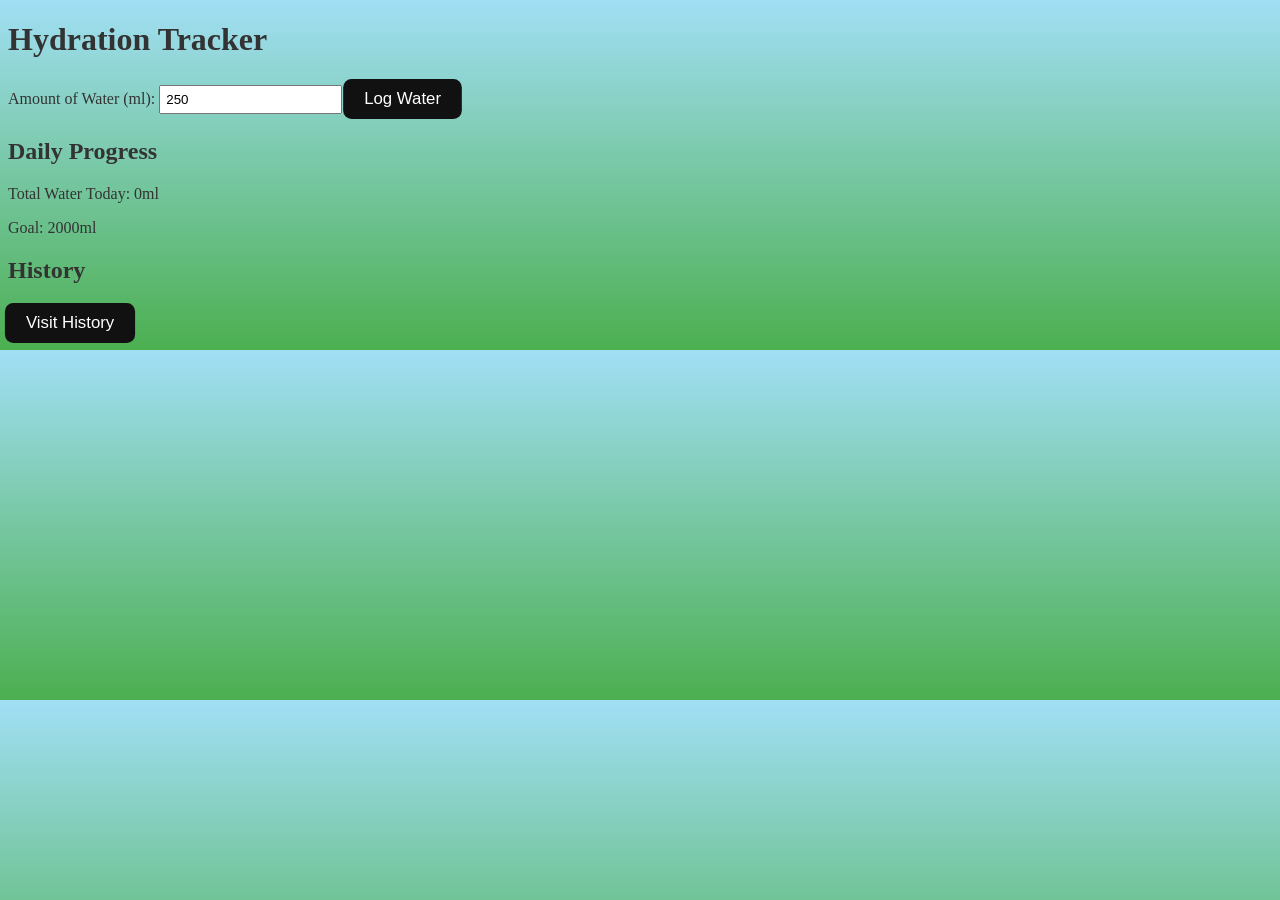
<file: index.html>
<!DOCTYPE html>
<html lang="en">
<head>
    <meta charset="UTF-8">
    <meta name="viewport" content="width=device-width, initial-scale=1.0">
    <title>Hydration Tracker</title>
    <link rel="stylesheet" href="styles.css">
</head>
<body>
    <h1>Hydration Tracker</h1>

    <!-- Water Input -->
    <label for="water">Amount of Water (ml):</label>
    <input type="number" id="water" value="250">
    <button 
    onclick="logWater()">Log Water
    <i class="fa fa-tint"></i> 
    </button>

    <!-- Daily Progress -->
    <h2>Daily Progress</h2>
    <p id="progress">Total Water Today: 0ml</p>
    <p id="goal">Goal: 2000ml</p>

    <!-- History -->
    <h2>History</h2>
    <div id="history"></div>

    <script src="app.js"></script>

    <a href="History.html" target="_blank"> 
        <button id="visitHistoryButton"> Visit History</button>
</a>
</body>
</html>
</file>
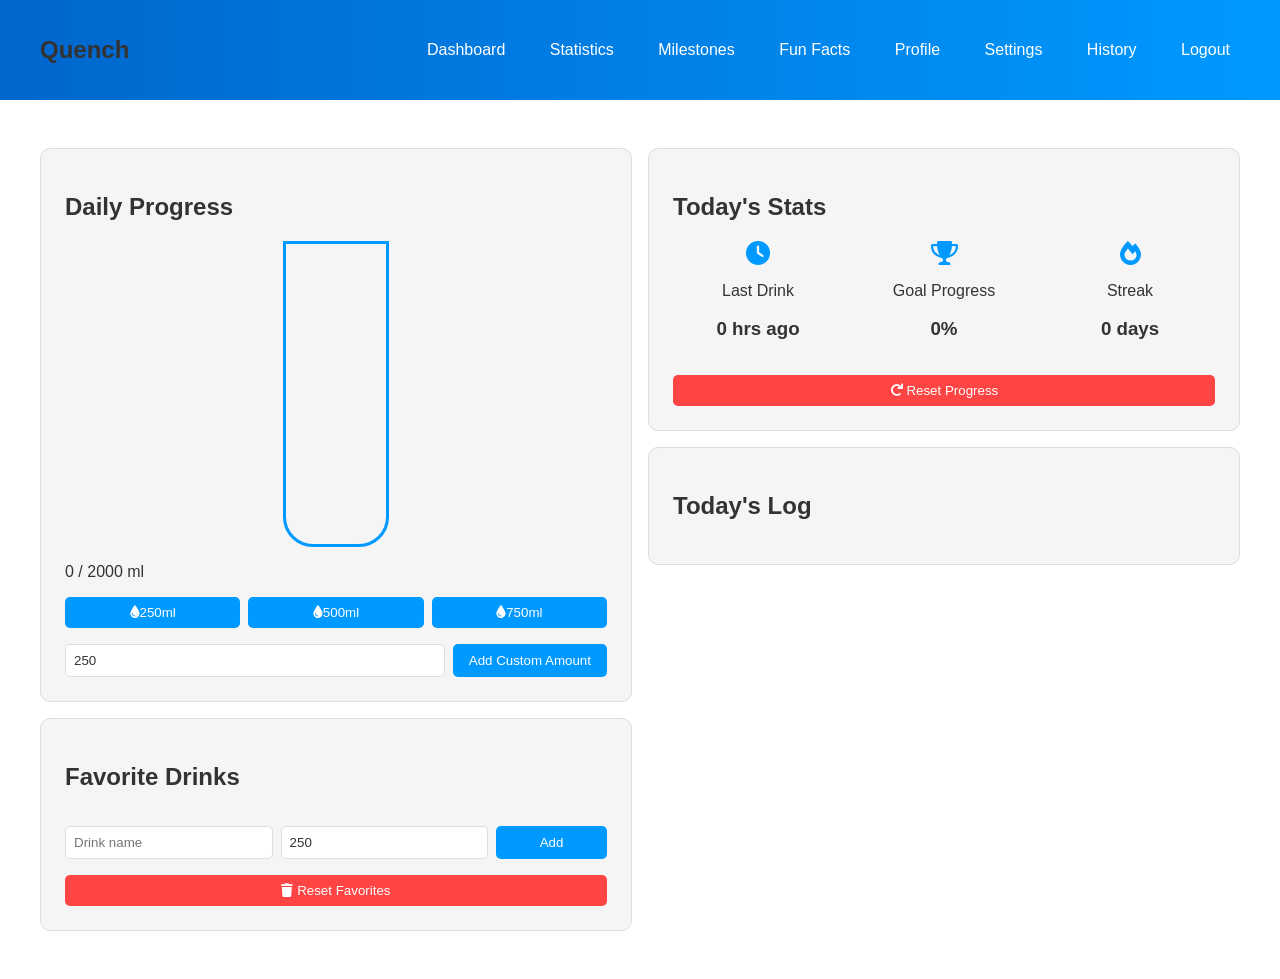
<file: Class/Class/index.html>
<!DOCTYPE html>
<html lang="en">
<head>
    <meta charset="UTF-8">
    <meta name="viewport" content="width=device-width, initial-scale=1.0">
    <title>Hydration Tracker Pro</title>
    <link href="https://cdnjs.cloudflare.com/ajax/libs/font-awesome/6.0.0/css/all.min.css" rel="stylesheet">
    <style>
        /* Dark mode and High Contrast mode variables */
        :root {
            --bg-color: #ffffff;
            --text-color: #333333;
            --card-bg: #f5f5f5;
            --border-color: #dddddd;
            --highlight-color: #0099ff;
            --button-color: #0099ff;
            --button-text: #ffffff;
        }

        .dark-mode {
            --bg-color: #1a1a1a;
            --text-color: #ffffff;
            --card-bg: #2d2d2d;
            --border-color: #444444;
            --highlight-color: #4da6ff;
            --button-color: #0077cc;
            --button-text: #ffffff;
        }

        .high-contrast {
            --bg-color: #000000;
            --text-color: #ffffff;
            --card-bg: #000000;
            --border-color: #ffffff;
            --highlight-color: #ffff00;
            --button-color: #ffffff;
            --button-text: #000000;
        }

        body {
            background-color: var(--bg-color);
            color: var(--text-color);
            font-family: Arial, sans-serif;
            margin: 0;
            transition: background-color 0.3s, color 0.3s;
        }

        nav {
            background: linear-gradient(to right, #0066cc, #0099ff);
            padding: 1rem;
        }

        .dark-mode nav, .high-contrast nav {
            background: #000000;
            border-bottom: 1px solid var(--border-color);
        }

        .nav-content {
            display: flex;
            justify-content: space-between;
            align-items: center;
            max-width: 1200px;
            margin: 0 auto;
        }

        .nav-links a {
            color: white;
            text-decoration: none;
            margin-left: 20px;
            padding: 5px 10px;
        }

        .high-contrast .nav-links a {
            color: var(--highlight-color);
            border: 1px solid var(--highlight-color);
            border-radius: 5px;
            margin-left: 10px;
        }

        .container {
            max-width: 1200px;
            margin: 2rem auto;
            padding: 1rem;
        }

        .dashboard-grid {
            display: grid;
            grid-template-columns: 1fr 1fr;
            gap: 1rem;
        }

        .left-column, .right-column {
            display: flex;
            flex-direction: column;
            gap: 1rem;
        }

        .tracking-card, .stats-card, .history-card, .favorites-card {
            background: var(--card-bg);
            border-radius: 10px;
            padding: 1.5rem;
            border: 1px solid var(--border-color);
        }

        .high-contrast .tracking-card, 
        .high-contrast .stats-card, 
        .high-contrast .history-card,
        .high-contrast .favorites-card {
            border: 2px solid var(--border-color);
        }

        .water-bottle {
            height: 300px;
            width: 100px;
            border: 3px solid var(--highlight-color);
            border-radius: 0 0 30px 30px;
            margin: 1rem auto;
            position: relative;
            overflow: hidden;
        }

        .water-fill {
            position: absolute;
            bottom: 0;
            width: 100%;
            background: linear-gradient(180deg, #99ccff, #66b3ff);
            transition: height 0.3s ease;
            height: 0%;
        }

        .high-contrast .water-fill {
            background: var(--highlight-color);
        }

        .quick-add {
            display: flex;
            gap: 0.5rem;
            margin: 1rem 0;
        }

        .quick-btn {
            flex: 1;
            background: var(--button-color);
            color: var(--button-text);
            border: none;
            padding: 0.5rem;
            border-radius: 5px;
            cursor: pointer;
        }

        .custom-input {
            display: flex;
            gap: 0.5rem;
            margin-top: 1rem;
        }

        .custom-input input {
            flex: 1;
            padding: 0.5rem;
            background-color: var(--bg-color);
            color: var(--text-color);
            border: 1px solid var(--border-color);
            border-radius: 5px;
        }

        .add-btn {
            background: var(--button-color);
            color: var(--button-text);
            border: none;
            padding: 0.5rem 1rem;
            border-radius: 5px;
            cursor: pointer;
        }

        .high-contrast .add-btn, 
        .high-contrast .quick-btn {
            border: 2px solid var(--highlight-color);
        }

        .stat-grid {
            display: grid;
            grid-template-columns: repeat(3, 1fr);
            gap: 1rem;
            text-align: center;
        }

        .stat-item i {
            font-size: 1.5rem;
            color: var(--highlight-color);
        }

        .history-list {
            max-height: 300px;
            overflow-y: auto;
        }

        .history-item {
            display: flex;
            justify-content: space-between;
            padding: 0.5rem;
            border-bottom: 1px solid var(--border-color);
        }

        /* Favorites section styles */
        .favorites-list {
            display: flex;
            flex-wrap: wrap;
            gap: 0.5rem;
            margin-top: 1rem;
        }

        .favorite-btn {
            display: flex;
            align-items: center;
            background: var(--button-color);
            color: var(--button-text);
            border: none;
            padding: 0.5rem 1rem;
            border-radius: 5px;
            cursor: pointer;
            font-size: 0.9rem;
        }

        .favorite-btn i {
            margin-right: 0.5rem;
        }

        .add-favorite {
            display: flex;
            gap: 0.5rem;
            margin-top: 1rem;
        }

        .add-favorite input {
            flex: 2;
            padding: 0.5rem;
            background-color: var(--bg-color);
            color: var(--text-color);
            border: 1px solid var(--border-color);
            border-radius: 5px;
        }

        .add-favorite button {
            flex: 1;
            background: var(--button-color);
            color: var(--button-text);
            border: none;
            padding: 0.5rem;
            border-radius: 5px;
            cursor: pointer;
        }

        /* Goal completion popup */
        .goal-popup {
            position: fixed;
            top: 50%;
            left: 50%;
            transform: translate(-50%, -50%);
            background: var(--card-bg);
            border: 2px solid var(--highlight-color);
            border-radius: 10px;
            padding: 2rem;
            z-index: 100;
            text-align: center;
            box-shadow: 0 0 20px rgba(0, 0, 0, 0.3);
            display: none;
        }

        .goal-popup h2 {
            color: var(--highlight-color);
            margin-top: 0;
        }

        .goal-popup button {
            background: var(--button-color);
            color: var(--button-text);
            border: none;
            padding: 0.5rem 1.5rem;
            border-radius: 5px;
            cursor: pointer;
            margin-top: 1rem;
            font-size: 1rem;
        }

        .popup-overlay {
            position: fixed;
            top: 0;
            left: 0;
            right: 0;
            bottom: 0;
            background: rgba(0, 0, 0, 0.5);
            z-index: 90;
            display: none;
        }

        /* Logout confirmation */
        .logout-confirm {
            position: fixed;
            bottom: 20px;
            right: 20px;
            background: var(--card-bg);
            border: 1px solid var(--border-color);
            border-radius: 5px;
            padding: 1rem;
            display: none;
            box-shadow: 0 2px 10px rgba(0, 0, 0, 0.2);
        }

        .logout-confirm p {
            margin-top: 0;
        }

        .logout-confirm .buttons {
            display: flex;
            gap: 0.5rem;
            justify-content: flex-end;
            margin-top: 1rem;
        }

        .logout-confirm button {
            padding: 0.5rem 1rem;
            border-radius: 5px;
            cursor: pointer;
        }

        .logout-confirm .confirm {
            background: #ff4444;
            color: white;
            border: none;
        }

        .logout-confirm .cancel {
            background: var(--bg-color);
            color: var(--text-color);
            border: 1px solid var(--border-color);
        }

        .high-contrast .logout-confirm .confirm {
            background: var(--highlight-color);
            color: #000000;
            border: 2px solid #ffffff;
        }

        .reset-btn {
            background: #ff4444;
            color: white;
            border: none;
            padding: 0.5rem 1rem;
            border-radius: 5px;
            cursor: pointer;
            margin-top: 1rem;
            width: 100%;
        }

        .high-contrast .reset-btn {
            background: #ff0000;
            color: #ffffff;
            border: 2px solid var(--border-color);
        }
    </style>
</head>
<body>
    <nav>
        <div class="nav-content">
            <h1>Quench</h1>
            <div class="nav-links">
                <a href="index.html" class="active">Dashboard</a>
                <a href="statistics.html">Statistics</a>
                <a href="milestone.html">Milestones</a>
                <a href="facts.html">Fun Facts</a>
                <a href="profile.html">Profile</a>
                <a href="settings.html">Settings</a>
                <a href="history.html">History</a>
                <a href="#" id="logout-btn">Logout</a>
            </div>
        </div>
    </nav>

    <div class="container">
        <div class="dashboard-grid">
            <div class="left-column">
                <div class="tracking-card">
                    <h2>Daily Progress</h2>
                    <div class="water-bottle">
                        <div class="water-fill" id="progress-fill"></div>
                    </div>
                    <p id="progress" class="progress-text">0 / 2000 ml</p>
                    
                    <div class="quick-add">
                        <button class="quick-btn">
                            <i class="fas fa-tint"></i>250ml
                        </button>
                        <button class="quick-btn">
                            <i class="fas fa-tint"></i>500ml
                        </button>
                        <button class="quick-btn">
                            <i class="fas fa-tint"></i>750ml
                        </button>
                    </div>

                    <div class="custom-input">
                        <input type="number" id="water" value="250" min="0" step="50">
                        <button class="add-btn">Add Custom Amount</button>
                    </div>
                </div>
                
                <div class="favorites-card">
                    <h2>Favorite Drinks</h2>
                    <div id="favorites-list" class="favorites-list">
                        <!-- Favorites will be added here dynamically -->
                    </div>
                    <div class="add-favorite">
                        <input type="text" id="favorite-name" placeholder="Drink name">
                        <input type="number" id="favorite-amount" placeholder="ml" min="0" step="50" value="250">
                        <button id="add-favorite-btn">Add</button>
                    </div>
                </div>
            </div>
            
            <div class="right-column">
                <div class="stats-card">
                    <h2>Today's Stats</h2>
                    <div class="stat-grid">
                        <div class="stat-item">
                            <i class="fas fa-clock"></i>
                            <p>Last Drink</p>
                            <h3 id="lastDrink">2 hrs ago</h3>
                        </div>
                        <div class="stat-item">
                            <i class="fas fa-trophy"></i>
                            <p>Goal Progress</p>
                            <h3 id="goalProgress">0%</h3>
                        </div>
                        <div class="stat-item">
                            <i class="fas fa-fire"></i>
                            <p>Streak</p>
                            <h3 id="currentStreak">0 days</h3>
                        </div>
                    </div>
                    <button class="reset-btn" id="reset-btn">
                        <i class="fas fa-redo"></i> Reset Progress
                    </button>
                </div>

                <div class="history-card">
                    <h2>Today's Log</h2>
                    <div id="history" class="history-list"></div>
                </div>
            </div>
        </div>
    </div>

    <!-- Goal completion popup -->
    <div class="popup-overlay" id="popup-overlay"></div>
    <div class="goal-popup" id="goal-popup">
        <i class="fas fa-trophy" style="font-size: 3rem; color: var(--highlight-color);"></i>
        <h2>Goal Completed!</h2>
        <p>Congratulations! You've reached your daily hydration goal.</p>
        <p>Keep up the good work!</p>
        <button id="close-popup">Continue</button>
    </div>

    <!-- Logout confirmation -->
    <div class="logout-confirm" id="logout-confirm">
        <p>Are you sure you want to logout?</p>
        <div class="buttons">
            <button class="cancel" id="cancel-logout">Cancel</button>
            <button class="confirm" id="confirm-logout">Logout</button>
        </div>
    </div>

    <script>
        document.addEventListener("DOMContentLoaded", () => {
            // Initialize state from localStorage
            let totalWater = parseInt(localStorage.getItem('todayWater') || '0');
            let goal = parseInt(localStorage.getItem('waterGoal')) || 2000;
            let goalReached = localStorage.getItem('goalReachedToday') === 'true';
            let favorites = JSON.parse(localStorage.getItem('favoriteDrinks') || '[]');
        
            // Initialize the UI with saved data
            updateProgress();
            loadTodayHistory();
            updateStreak();
            updateLastDrink();
            loadFavorites();
            
            // Setup automatic daily reset
            setupDailyReset();
        
            // Add reset button event listener
            document.getElementById('reset-btn').addEventListener('click', () => {
                if (confirm('Are you sure you want to reset today\'s progress? This cannot be undone.')) {
                    resetDailyProgress();
                }
            });
            
            // Add reset favorites button
            addResetFavoritesButton();
            
            // Function to set up automatic daily reset
            function setupDailyReset() {
                const checkForNewDay = () => {
                    const lastDate = localStorage.getItem('lastResetDate');
                    const today = new Date().toDateString();
                    
                    if (lastDate !== today) {
                        // Reset daily water intake
                        totalWater = 0;
                        localStorage.setItem('todayWater', '0');
                        localStorage.setItem('goalReachedToday', 'false');
                        goalReached = false;
                        
                        // Save today as the last reset date
                        localStorage.setItem('lastResetDate', today);
                        
                        // Update UI
                        updateProgress();
                        loadTodayHistory();
                        updateLastDrink();
                    }
                };
                
                // Check immediately and then every minute
                checkForNewDay();
                setInterval(checkForNewDay, 60000);
            }
            
            // Function to add reset favorites button
            function addResetFavoritesButton() {
                const favoritesCard = document.querySelector('.favorites-card');
                const resetBtn = document.createElement('button');
                resetBtn.className = 'reset-btn';
                resetBtn.innerHTML = '<i class="fas fa-trash"></i> Reset Favorites';
                resetBtn.style.cssText = `
                    background: #ff4444;
                    color: white;
                    border: none;
                    padding: 0.5rem 1rem;
                    border-radius: 5px;
                    cursor: pointer;
                    margin-top: 1rem;
                    width: 100%;
                `;
                resetBtn.addEventListener('click', resetFavorites);
                favoritesCard.appendChild(resetBtn);
            }
            
            // Function to reset favorites
            function resetFavorites() {
                if (confirm('Are you sure you want to clear all favorite drinks?')) {
                    favorites = [];
                    localStorage.setItem('favoriteDrinks', JSON.stringify(favorites));
                    loadFavorites();
                }
            }
        
            function resetDailyProgress() {
                totalWater = 0;
                localStorage.setItem('todayWater', '0');
                localStorage.setItem('goalReachedToday', 'false');
                goalReached = false;
                
                // Clear today's entries from history
                const history = JSON.parse(localStorage.getItem('waterHistory') || '[]');
                const today = new Date().toDateString();
                const filteredHistory = history.filter(entry => 
                    new Date(entry.timestamp).toDateString() !== today
                );
                localStorage.setItem('waterHistory', JSON.stringify(filteredHistory));
                
                // Update UI
                updateProgress();
                loadTodayHistory();
                updateStreak();
                
                // Reset last drink to 0 hrs ago
                document.getElementById('lastDrink').textContent = '0 hrs ago';
            }
        
            function updateProgress() {
                const percentage = Math.min((totalWater / goal) * 100, 100);
                document.getElementById('progress-fill').style.height = percentage + '%';
                document.getElementById('progress').textContent = `${totalWater} / ${goal} ml`;
                document.getElementById('goalProgress').textContent = `${Math.round(percentage)}%`;
        
                const fill = document.getElementById('progress-fill');
                if (percentage < 33) {
                    fill.style.background = 'linear-gradient(180deg, #ff9999, #ff6666)';
                } else if (percentage < 66) {
                    fill.style.background = 'linear-gradient(180deg, #99ccff, #66b3ff)';
                } else {
                    fill.style.background = 'linear-gradient(180deg, #99ff99, #66cc66)';
                }
        
                // Check if goal reached but not yet celebrated
                if (totalWater >= goal && !goalReached) {
                    showGoalPopup();
                    localStorage.setItem('goalReachedToday', 'true');
                    goalReached = true;
                }
        
                // Save current total
                localStorage.setItem('todayWater', totalWater.toString());
            }
        
            function addWater(amount) {
                totalWater += amount;
                updateProgress();
                addHistoryItem(amount);
                updateStreak();
                saveToHistory(amount);
                updateLastDrink();
            }
        
            function addHistoryItem(amount) {
                const now = new Date();
                const time = now.toLocaleTimeString([], { hour: '2-digit', minute: '2-digit' });
        
                const historyItem = document.createElement('div');
                historyItem.className = 'history-item';
                historyItem.innerHTML = `
                    <span class="time">${time}</span>
                    <span class="amount">${amount}ml</span>
                `;
        
                const historyList = document.getElementById('history');
                historyList.insertBefore(historyItem, historyList.firstChild);
        
                const lastDrink = document.getElementById('lastDrink');
                if (lastDrink) lastDrink.textContent = 'Just now';
            }
        
            function saveToHistory(amount) {
                const history = JSON.parse(localStorage.getItem('waterHistory') || '[]');
                history.push({
                    amount: amount,
                    timestamp: new Date().toISOString()
                });
                localStorage.setItem('waterHistory', JSON.stringify(history));
            }
        
            function loadTodayHistory() {
                const history = JSON.parse(localStorage.getItem('waterHistory') || '[]');
                const today = new Date().toDateString();
                const todayEntries = history.filter(entry => 
                    new Date(entry.timestamp).toDateString() === today
                );
        
                const historyList = document.getElementById('history');
                historyList.innerHTML = '';
                todayEntries.reverse().forEach(entry => {
                    const time = new Date(entry.timestamp).toLocaleTimeString([], { 
                        hour: '2-digit', 
                        minute: '2-digit' 
                    });
                    const historyItem = document.createElement('div');
                    historyItem.className = 'history-item';
                    historyItem.innerHTML = `
                        <span class="time">${time}</span>
                        <span class="amount">${entry.amount}ml</span>
                    `;
                    historyList.appendChild(historyItem);
                });
            }
        
            function updateStreak() {
                const history = JSON.parse(localStorage.getItem('waterHistory') || '[]');
                let streak = 0;
                const dailyTotals = {};
        
                history.forEach(entry => {
                    const date = new Date(entry.timestamp).toDateString();
                    dailyTotals[date] = (dailyTotals[date] || 0) + entry.amount;
                });
        
                let currentDate = new Date();
                while (dailyTotals[currentDate.toDateString()] >= goal) {
                    streak++;
                    currentDate.setDate(currentDate.getDate() - 1);
                }
        
                document.getElementById('currentStreak').textContent = `${streak} days`;
            }
        
            function updateLastDrink() {
                const history = JSON.parse(localStorage.getItem('waterHistory') || '[]');
                const lastDrink = document.getElementById('lastDrink');
                
                if (history.length > 0) {
                    const lastEntry = new Date(history[history.length - 1].timestamp);
                    const now = new Date();
                    const diffMinutes = Math.floor((now - lastEntry) / 60000);
                    
                    if (diffMinutes < 1) {
                        lastDrink.textContent = 'Just now';
                    } else if (diffMinutes < 60) {
                        lastDrink.textContent = `${diffMinutes} min ago`;
                    } else {
                        const hours = Math.floor(diffMinutes / 60);
                        lastDrink.textContent = `${hours} hr${hours > 1 ? 's' : ''} ago`;
                    }
                } else {
                    lastDrink.textContent = '0 hrs ago';
                }
            }

            // Favorite drinks functions
            function loadFavorites() {
                const favoritesList = document.getElementById('favorites-list');
                favoritesList.innerHTML = '';
                
                favorites.forEach((favorite, index) => {
                    const btn = document.createElement('button');
                    btn.className = 'favorite-btn';
                    btn.innerHTML = `
                        <i class="${getFavoriteIcon(favorite.name)}"></i>
                        ${favorite.name} (${favorite.amount}ml)
                    `;
                    btn.addEventListener('click', () => addWater(favorite.amount));
                    
                    // Add remove option on long press or right click
                    btn.addEventListener('contextmenu', (e) => {
                        e.preventDefault();
                        if (confirm(`Remove ${favorite.name} from favorites?`)) {
                            favorites.splice(index, 1);
                            localStorage.setItem('favoriteDrinks', JSON.stringify(favorites));
                            loadFavorites();
                        }
                    });
                    
                    favoritesList.appendChild(btn);
                });
            }
            
            function getFavoriteIcon(name) {
                const lowerName = name.toLowerCase();
                if (lowerName.includes('water')) return 'fas fa-tint';
                if (lowerName.includes('coffee')) return 'fas fa-coffee';
                if (lowerName.includes('tea')) return 'fas fa-mug-hot';
                if (lowerName.includes('juice')) return 'fas fa-apple-alt';
                if (lowerName.includes('soda') || lowerName.includes('cola')) return 'fas fa-glass-whiskey';
                if (lowerName.includes('milk')) return 'fas fa-wine-bottle';
                return 'fas fa-glass-water';
            }
            
            document.getElementById('add-favorite-btn').addEventListener('click', () => {
                const name = document.getElementById('favorite-name').value.trim();
                const amount = parseInt(document.getElementById('favorite-amount').value);
                
                if (name && !isNaN(amount) && amount > 0) {
                    favorites.push({ name, amount });
                    localStorage.setItem('favoriteDrinks', JSON.stringify(favorites));
                    
                    document.getElementById('favorite-name').value = '';
                    document.getElementById('favorite-amount').value = '250';
                    
                    loadFavorites();
                }
            });

            // Goal popup functions
            function showGoalPopup() {
                document.getElementById('popup-overlay').style.display = 'block';
                document.getElementById('goal-popup').style.display = 'block';
                
                // If notifications are enabled, trigger a notification as well
                if (localStorage.getItem('notifications') === 'true') {
                    if ('Notification' in window) {
                        Notification.requestPermission().then(permission => {
                            if (permission === 'granted') {
                                new Notification('Hydration Goal Reached!', {
                                    body: 'Congratulations! You\'ve reached your daily water intake goal.',
                                    icon: 'https://example.com/icon.png' // Replace with your app icon
                                });
                            }
                        });
                    }
                }
            }
            
            document.getElementById('close-popup').addEventListener('click', () => {
                document.getElementById('popup-overlay').style.display = 'none';
                document.getElementById('goal-popup').style.display = 'none';
            });

            // Logout confirmation
            document.getElementById('logout-btn').addEventListener('click', (e) => {
                e.preventDefault();
                document.getElementById('logout-confirm').style.display = 'block';
            });
            
            document.getElementById('cancel-logout').addEventListener('click', () => {
                document.getElementById('logout-confirm').style.display = 'none';
            });
            
            document.getElementById('confirm-logout').addEventListener('click', () => {
                window.location.href = 'HomeScreen.html';
            });
        
            // Event Listeners for quick-add buttons
            document.querySelectorAll('.quick-btn').forEach(btn => {
                btn.addEventListener('click', (e) => {
                    const amount = parseInt(e.target.textContent.match(/\d+/)[0]);
                    addWater(amount);
                });
            });
        
            const addBtn = document.querySelector('.add-btn');
            if (addBtn) {
                addBtn.addEventListener('click', () => {
                    const input = document.getElementById('water');
                    const amount = parseInt(input.value);
                    if (!isNaN(amount) && amount > 0) {
                        addWater(amount);
                        input.value = '250';
                    }
                });
            }
        
            const waterInput = document.getElementById('water');
            if (waterInput) {
                waterInput.addEventListener('input', (e) => {
                    if (e.target.value < 0) e.target.value = 0;
                });
            }
        
            // Watch for goal changes
            window.addEventListener('storage', (e) => {
                if (e.key === 'waterGoal') {
                    goal = parseInt(e.newValue || '2000');
                    updateProgress();
                }
            });
        
            // Handle page visibility changes
            document.addEventListener('visibilitychange', () => {
                if (!document.hidden) {
                    totalWater = parseInt(localStorage.getItem('todayWater') || '0');
                    updateProgress();
                    loadTodayHistory();
                    updateStreak();
                    updateLastDrink();
                }
            });
        });
        
        // Apply theme settings
        document.addEventListener('DOMContentLoaded', function() {
            // Apply dark mode or high contrast mode from localStorage
            const darkMode = localStorage.getItem('darkMode') === 'true';
            const highContrast = localStorage.getItem('highContrast') === 'true';
            
            if (highContrast) {
                document.body.classList.add('high-contrast');
            } else if (darkMode) {
                document.body.classList.add('dark-mode');
            }
        });
    </script>
</body>
</html>
</file>
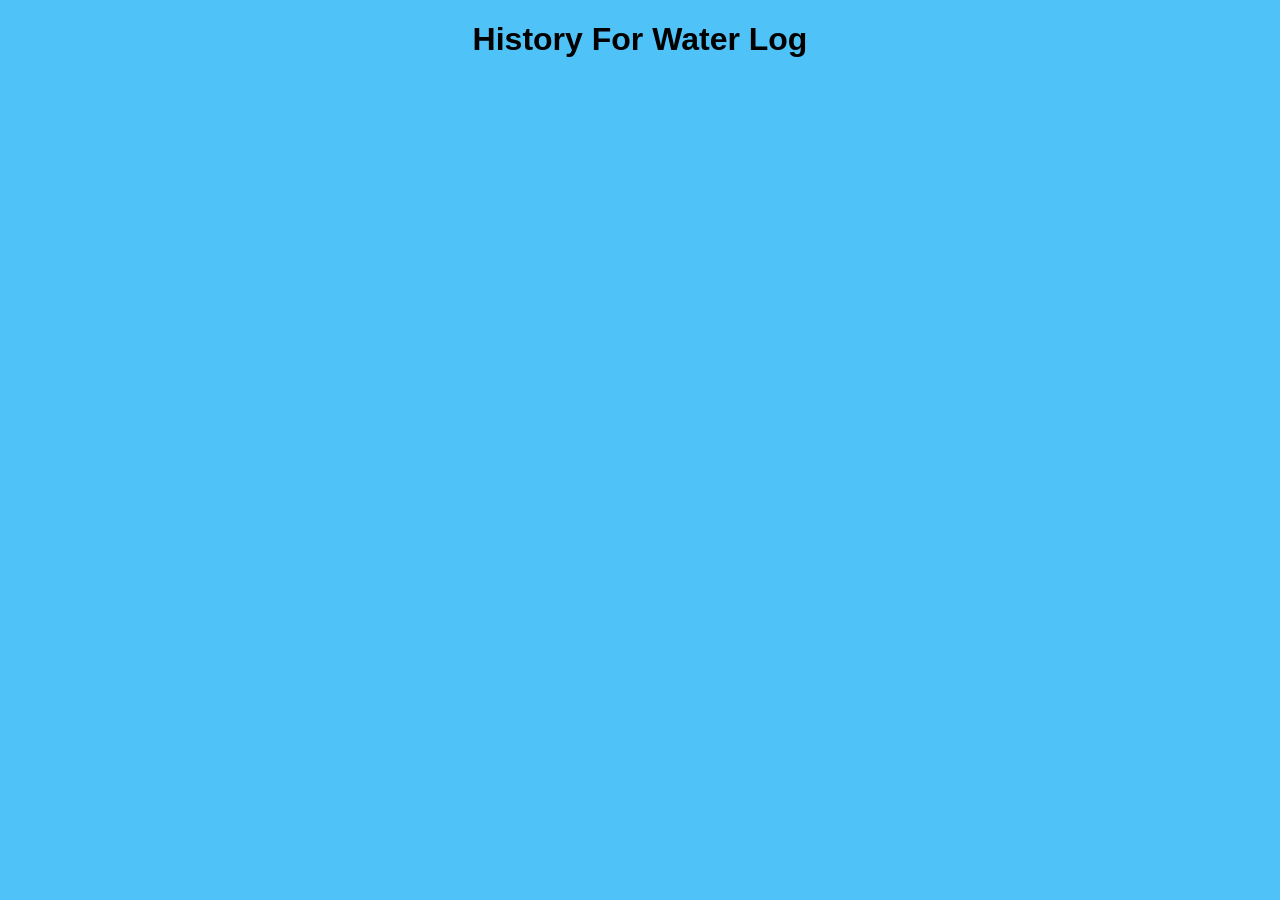
<file: History.html>
<!DOCTYPE html>
<html lang="en">
<head>
    <meta charset="UTF-8">
    <meta name="viewport" content="width=device-width, initial-scale=1.0">
    <title>History Page</title>
    <link rel="stylesheet" href="StylesForHistory.css">
</head>
<body>
    <h1> History For Water Log</h1>

</body>
</html>
</file>
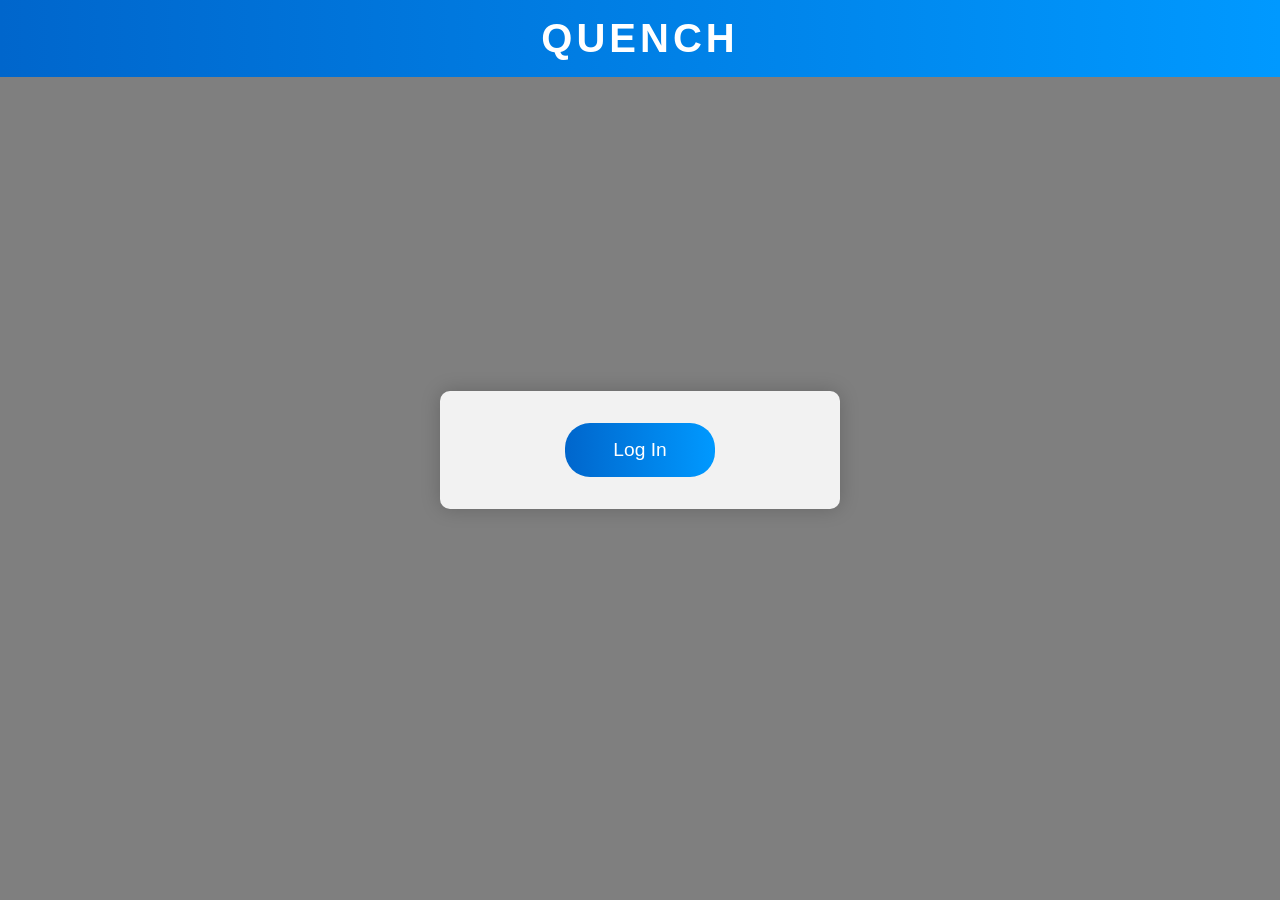
<file: HomeScreen.html>
<!DOCTYPE html>
<html lang="en">
<head>
    <meta charset="UTF-8">
    <meta name="viewport" content="width=device-width, initial-scale=1.0">
    <title>QUENCH - Hydration Tracker</title>
    <style>
        * {
            margin: 0;
            padding: 0;
            box-sizing: border-box;
        }

        body {
            height: 100vh;
            background: linear-gradient(rgba(0, 0, 0, 0.5), rgba(0, 0, 0, 0.5)),
                        url('https://images.unsplash.com/photo-1586500036706-41963de24d8b?q=80&w=2000') center/cover;
            font-family: 'Arial', sans-serif;
            display: flex;
            flex-direction: column;
            align-items: center;
            justify-content: center;
        }

        .header {
            position: fixed;
            top: 0;
            width: 100%;
            padding: 1rem;
            background: linear-gradient(to right, #0066cc, #0099ff);
            text-align: center;
        }

        .header h1 {
            color: white;
            font-size: 2.5rem;
            letter-spacing: 4px;
        }

        .login-container {
            background: rgba(255, 255, 255, 0.9);
            padding: 2rem;
            border-radius: 10px;
            box-shadow: 0 0 20px rgba(0, 0, 0, 0.2);
            text-align: center;
            max-width: 400px;
            width: 90%;
        }

        .login-btn {
            background: linear-gradient(to right, #0066cc, #0099ff);
            color: white;
            border: none;
            padding: 1rem 3rem;
            border-radius: 25px;
            font-size: 1.2rem;
            cursor: pointer;
            transition: transform 0.3s ease;
        }

        .login-btn:hover {
            transform: scale(1.05);
        }
    </style>
</head>
<body>
    <header class="header">
        <h1>QUENCH</h1>
    </header>
    <div class="login-container">
        <button class="login-btn">Log In</button>
    </div>
</body>
</html>
</file>
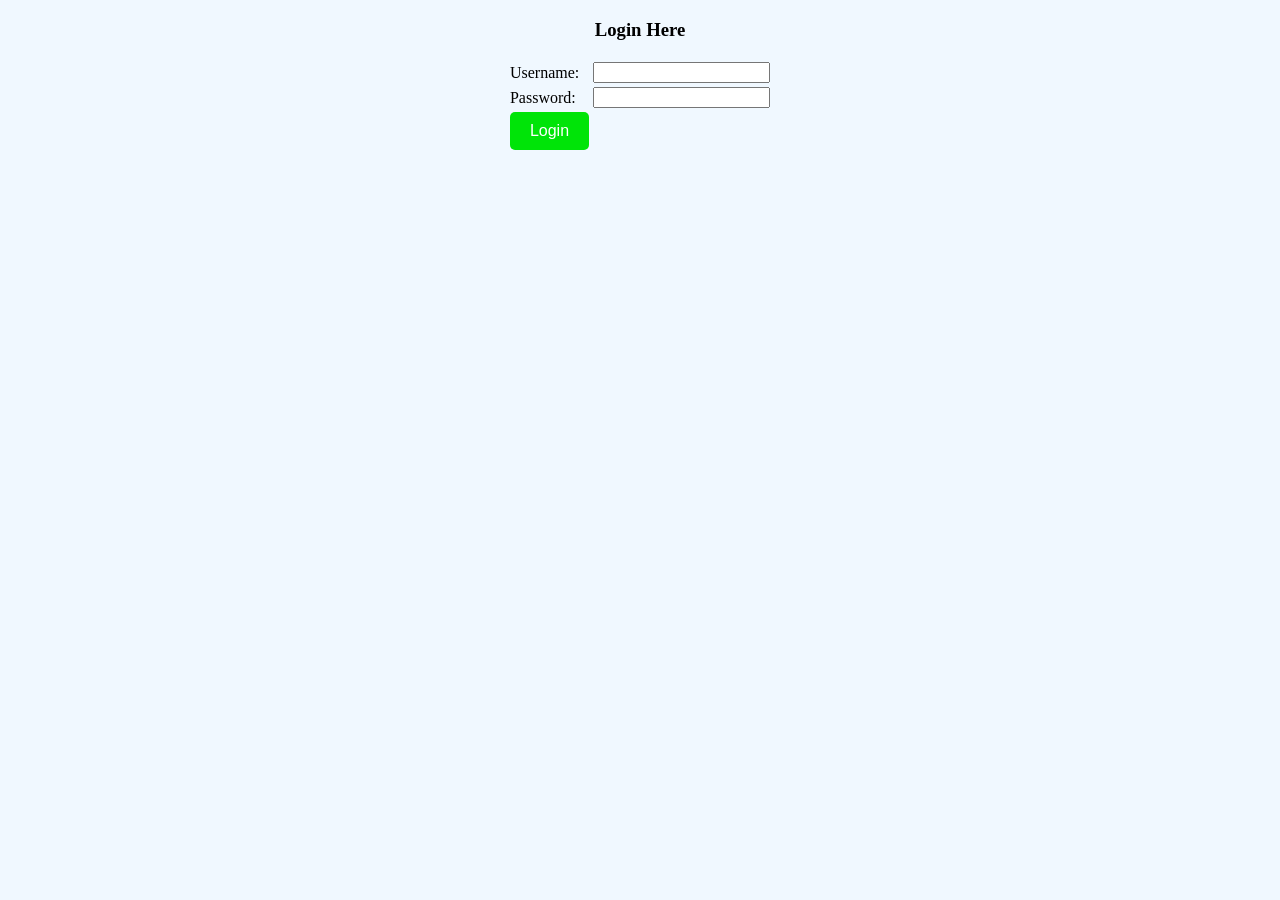
<file: login.html>
<!DOCTYPE html>
<html>
    <head>
        <title>Login Form</title>

        <link rel="stylesheet" href="login.css">
        
    </head>


    <body>
    
        <center>
            <h3>Login Here</h3>
            <form action="login.php"  method="post" >

                    <table>
                        <tr>
                            <td>Username:</td>
                            <td>
                                <input type = "text" name = "user"> 
                            </td>
                        </tr>

                        <tr>

                            <td>Password:</td>
                            <td>
                                <input type="password" name="user_pass">
                            </td>

                        </tr>


                        <tr>
                            <td>
                                <button type=" submit" name="submit"
                                value="Login">
                                    Login
                                </button>

                            </td>
                        </tr>
                    </table>




            </form>
        </center>



    </body>









</html>
</file>
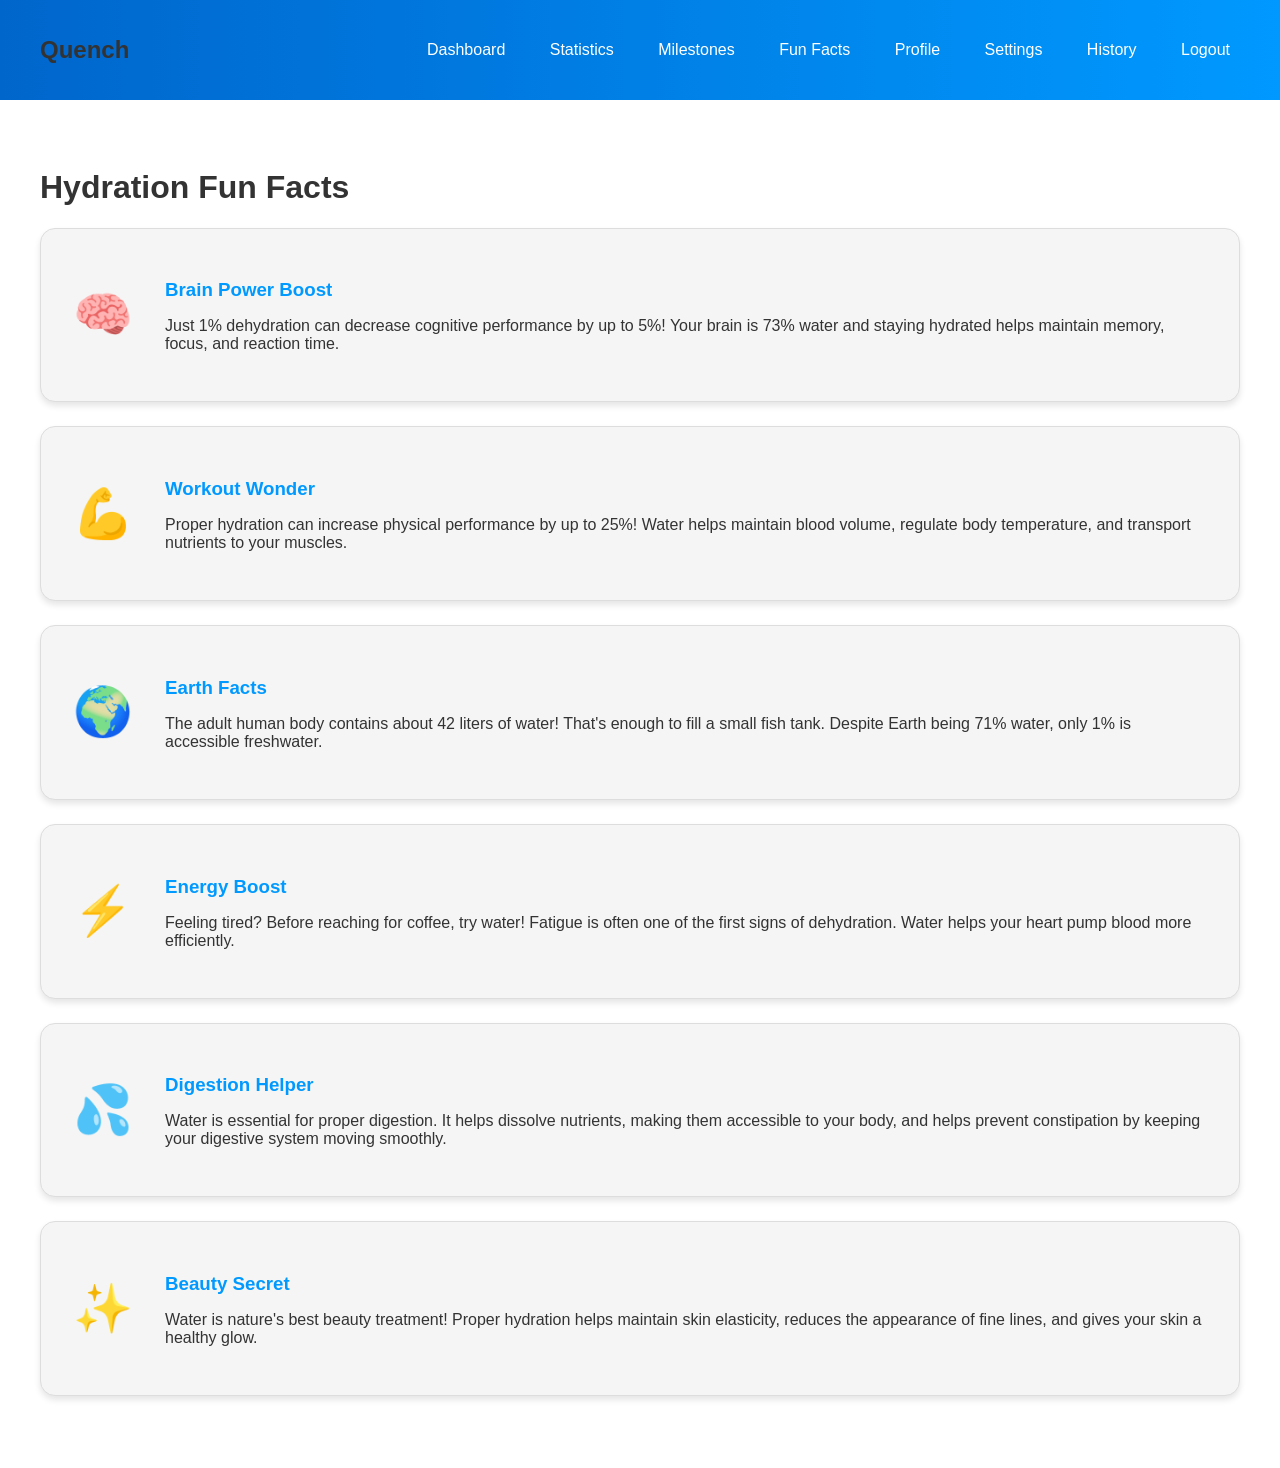
<file: Class/Class/facts.html>
<!DOCTYPE html>
<html lang="en">
<head>
    <meta charset="UTF-8">
    <meta name="viewport" content="width=device-width, initial-scale=1.0">
    <title>Fun Facts - Quench</title>
    <link href="https://cdnjs.cloudflare.com/ajax/libs/font-awesome/6.0.0/css/all.min.css" rel="stylesheet">
    <style>
        /* Theme variables */
        :root {
            --bg-color: #ffffff;
            --text-color: #333333;
            --card-bg: #f5f5f5;
            --border-color: #dddddd;
            --highlight-color: #0099ff;
            --button-color: #0099ff;
            --button-text: #ffffff;
        }
        
        .dark-mode {
            --bg-color: #1a1a1a;
            --text-color: #ffffff;
            --card-bg: #2d2d2d;
            --border-color: #444444;
            --highlight-color: #4da6ff;
            --button-color: #0077cc;
            --button-text: #ffffff;
        }
        
        .high-contrast {
            --bg-color: #000000;
            --text-color: #ffffff;
            --card-bg: #000000;
            --border-color: #ffffff;
            --highlight-color: #ffff00;
            --button-color: #ffffff;
            --button-text: #000000;
        }
        
        body {
            background-color: var(--bg-color);
            color: var(--text-color);
            font-family: Arial, sans-serif;
            margin: 0;
            transition: background-color 0.3s, color 0.3s;
        }

        nav {
            background: linear-gradient(to right, #0066cc, #0099ff);
            padding: 1rem;
        }

        .dark-mode nav, .high-contrast nav {
            background: #000000;
            border-bottom: 1px solid var(--border-color);
        }

        .nav-content {
            display: flex;
            justify-content: space-between;
            align-items: center;
            max-width: 1200px;
            margin: 0 auto;
        }

        .nav-links a {
            color: white;
            text-decoration: none;
            margin-left: 20px;
            padding: 5px 10px;
        }

        .high-contrast .nav-links a {
            color: var(--highlight-color);
            border: 1px solid var(--highlight-color);
            border-radius: 5px;
            margin-left: 10px;
        }

        .container { 
            max-width: 1200px; 
            margin: 2rem auto; 
            padding: 1rem; 
        }

        /* Fun Facts specific styles */
        .fact-card {
            background-color: var(--card-bg);
            border-radius: 15px;
            padding: 2rem;
            margin-bottom: 1.5rem;
            box-shadow: 0 4px 6px rgba(0, 0, 0, 0.1);
            display: flex;
            align-items: center;
            gap: 2rem;
            border: 1px solid var(--border-color);
            transition: transform 0.3s;
        }
        
        .fact-card:hover {
            transform: translateY(-5px);
        }

        .high-contrast .fact-card {
            border: 2px solid var(--border-color);
            box-shadow: none;
        }
        
        .fact-icon {
            font-size: 3rem;
            color: var(--highlight-color);
            flex-shrink: 0;
        }
        
        .fact-content {
            flex-grow: 1;
        }
        
        .fact-title {
            color: var(--highlight-color);
            margin-bottom: 0.5rem;
        }

        /* Logout confirmation */
        .logout-confirm {
            position: fixed;
            bottom: 20px;
            right: 20px;
            background: var(--card-bg);
            border: 1px solid var(--border-color);
            border-radius: 5px;
            padding: 1rem;
            display: none;
            box-shadow: 0 2px 10px rgba(0, 0, 0, 0.2);
            z-index: 100;
        }

        .logout-confirm p {
            margin-top: 0;
        }

        .logout-confirm .buttons {
            display: flex;
            gap: 0.5rem;
            justify-content: flex-end;
            margin-top: 1rem;
        }

        .logout-confirm button {
            padding: 0.5rem 1rem;
            border-radius: 5px;
            cursor: pointer;
        }

        .logout-confirm .confirm {
            background: #ff4444;
            color: white;
            border: none;
        }

        .logout-confirm .cancel {
            background: var(--bg-color);
            color: var(--text-color);
            border: 1px solid var(--border-color);
        }

        .high-contrast .logout-confirm .confirm {
            background: var(--highlight-color);
            color: #000000;
            border: 2px solid #ffffff;
        }
    </style>
</head>
<body>
    <nav>
        <div class="nav-content">
            <h1>Quench</h1>
            <div class="nav-links">
                <a href="index.html">Dashboard</a>
                <a href="statistics.html">Statistics</a>
                <a href="milestone.html">Milestones</a>
                <a href="facts.html" class="active">Fun Facts</a>
                <a href="profile.html">Profile</a>
                <a href="settings.html">Settings</a>
                <a href="history.html">History</a>
                <a href="#" id="logout-btn">Logout</a>
            </div>
        </div>
    </nav>

    <div class="container" id="facts-page">
        <h1>Hydration Fun Facts</h1>
        
        <div class="fact-card">
            <div class="fact-icon">🧠</div>
            <div class="fact-content">
                <h3 class="fact-title">Brain Power Boost</h3>
                <p>Just 1% dehydration can decrease cognitive performance by up to 5%! Your brain is 73% water and staying hydrated helps maintain memory, focus, and reaction time.</p>
            </div>
        </div>

        <div class="fact-card">
            <div class="fact-icon">💪</div>
            <div class="fact-content">
                <h3 class="fact-title">Workout Wonder</h3>
                <p>Proper hydration can increase physical performance by up to 25%! Water helps maintain blood volume, regulate body temperature, and transport nutrients to your muscles.</p>
            </div>
        </div>

        <div class="fact-card">
            <div class="fact-icon">🌍</div>
            <div class="fact-content">
                <h3 class="fact-title">Earth Facts</h3>
                <p>The adult human body contains about 42 liters of water! That's enough to fill a small fish tank. Despite Earth being 71% water, only 1% is accessible freshwater.</p>
            </div>
        </div>

        <div class="fact-card">
            <div class="fact-icon">⚡</div>
            <div class="fact-content">
                <h3 class="fact-title">Energy Boost</h3>
                <p>Feeling tired? Before reaching for coffee, try water! Fatigue is often one of the first signs of dehydration. Water helps your heart pump blood more efficiently.</p>
            </div>
        </div>

        <div class="fact-card">
            <div class="fact-icon">💦</div>
            <div class="fact-content">
                <h3 class="fact-title">Digestion Helper</h3>
                <p>Water is essential for proper digestion. It helps dissolve nutrients, making them accessible to your body, and helps prevent constipation by keeping your digestive system moving smoothly.</p>
            </div>
        </div>

        <div class="fact-card">
            <div class="fact-icon">✨</div>
            <div class="fact-content">
                <h3 class="fact-title">Beauty Secret</h3>
                <p>Water is nature's best beauty treatment! Proper hydration helps maintain skin elasticity, reduces the appearance of fine lines, and gives your skin a healthy glow.</p>
            </div>
        </div>
    </div>

    <!-- Logout confirmation -->
    <div class="logout-confirm" id="logout-confirm">
        <p>Are you sure you want to logout?</p>
        <div class="buttons">
            <button class="cancel" id="cancel-logout">Cancel</button>
            <button class="confirm" id="confirm-logout">Logout</button>
        </div>
    </div>

    <script>
        // Logout confirmation
        document.getElementById('logout-btn').addEventListener('click', (e) => {
            e.preventDefault();
            document.getElementById('logout-confirm').style.display = 'block';
        });
        
        document.getElementById('cancel-logout').addEventListener('click', () => {
            document.getElementById('logout-confirm').style.display = 'none';
        });
        
        document.getElementById('confirm-logout').addEventListener('click', () => {
            window.location.href = 'HomeScreen.html';
        });

        // Apply theme settings
        document.addEventListener('DOMContentLoaded', function() {
            // Apply dark mode or high contrast mode from localStorage
            const darkMode = localStorage.getItem('darkMode') === 'true';
            const highContrast = localStorage.getItem('highContrast') === 'true';
            
            if (highContrast) {
                document.body.classList.add('high-contrast');
            } else if (darkMode) {
                document.body.classList.add('dark-mode');
            }
        });
    </script>
</body>
</html>
</file>
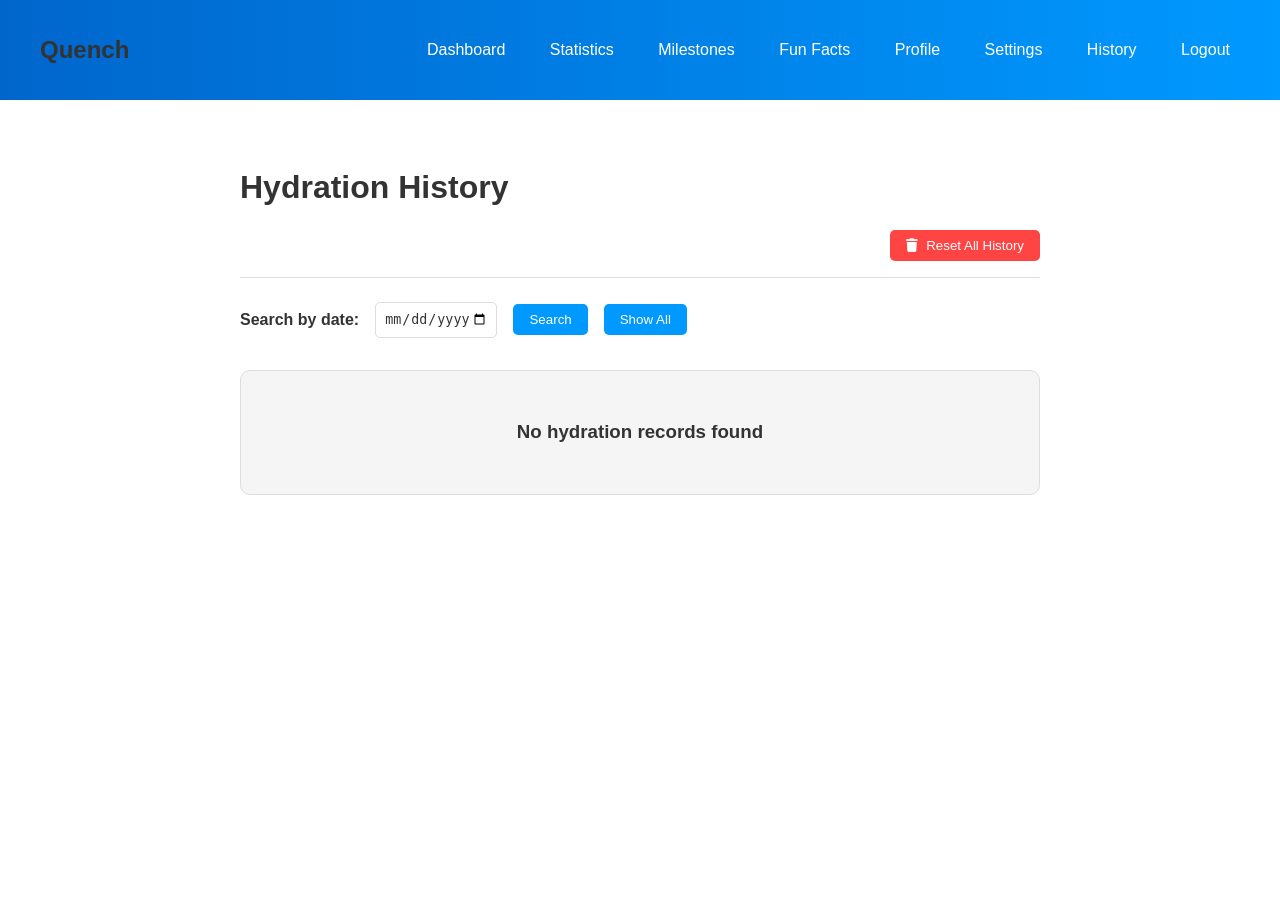
<file: Class/Class/History.html>
<!DOCTYPE html>
<html lang="en">
<head>
    <meta charset="UTF-8">
    <meta name="viewport" content="width=device-width, initial-scale=1.0">
    <title>History - Quench</title>
    <link href="https://cdnjs.cloudflare.com/ajax/libs/font-awesome/6.0.0/css/all.min.css" rel="stylesheet">
    <style>
        :root {
            --bg-color: #ffffff;
            --text-color: #333333;
            --card-bg: #f5f5f5;
            --border-color: #dddddd;
            --highlight-color: #0099ff;
            --button-color: #0099ff;
            --button-text: #ffffff;
            --danger-color: #ff4444;
        }
        
        .dark-mode {
            --bg-color: #1a1a1a;
            --text-color: #ffffff;
            --card-bg: #2d2d2d;
            --border-color: #444444;
            --highlight-color: #4da6ff;
            --button-color: #0077cc;
            --button-text: #ffffff;
            --danger-color: #ff4444;
        }
        
        .high-contrast {
            --bg-color: #000000;
            --text-color: #ffffff;
            --card-bg: #000000;
            --border-color: #ffffff;
            --highlight-color: #ffff00;
            --button-color: #ffffff;
            --button-text: #000000;
            --danger-color: #ff0000;
        }
        
        body {
            background-color: var(--bg-color);
            color: var(--text-color);
            font-family: Arial, sans-serif;
            margin: 0;
            transition: background-color 0.3s, color 0.3s;
        }

        nav {
            background: linear-gradient(to right, #0066cc, #0099ff);
            padding: 1rem;
        }

        .dark-mode nav, .high-contrast nav {
            background: #000000;
            border-bottom: 1px solid var(--border-color);
        }

        .nav-content {
            display: flex;
            justify-content: space-between;
            align-items: center;
            max-width: 1200px;
            margin: 0 auto;
        }

        .nav-links a {
            color: white;
            text-decoration: none;
            margin-left: 20px;
            padding: 5px 10px;
        }

        .high-contrast .nav-links a {
            color: var(--highlight-color);
            border: 1px solid var(--highlight-color);
            border-radius: 5px;
            margin-left: 10px;
        }

        .history-container {
            max-width: 800px;
            margin: 2rem auto;
            padding: 1rem;
        }

        .search-bar {
            display: flex;
            gap: 1rem;
            margin-bottom: 1rem;
            align-items: center;
            flex-wrap: wrap;
        }

        .search-bar label {
            font-weight: bold;
        }

        .search-bar input[type="date"] {
            padding: 0.5rem;
            border-radius: 5px;
            border: 1px solid var(--border-color);
            background-color: var(--bg-color);
            color: var(--text-color);
        }

        .search-bar button {
            background: var(--button-color);
            color: var(--button-text);
            border: none;
            padding: 0.5rem 1rem;
            border-radius: 5px;
            cursor: pointer;
        }

        .high-contrast .search-bar button {
            border: 2px solid var(--highlight-color);
        }

        .high-contrast .search-bar input[type="date"] {
            border: 2px solid var(--border-color);
        }

        .history-day {
            background: var(--card-bg);
            border-radius: 10px;
            padding: 1rem;
            margin-bottom: 1rem;
            transition: background-color 0.3s;
            border: 1px solid var(--border-color);
        }

        .high-contrast .history-day {
            border: 2px solid var(--border-color);
        }

        .history-item {
            display: flex;
            justify-content: space-between;
            padding: 0.5rem;
            border-bottom: 1px solid var(--border-color);
            transition: border-color 0.3s;
        }

        .day-total {
            color: var(--highlight-color);
            font-weight: bold;
            transition: color 0.3s;
        }

        .no-results {
            text-align: center;
            padding: 2rem;
            background: var(--card-bg);
            border-radius: 10px;
            margin-top: 2rem;
            border: 1px solid var(--border-color);
        }

        .high-contrast .no-results {
            border: 2px solid var(--border-color);
        }

        /* Reset history button */
        .reset-container {
            margin-top: 1.5rem;
            margin-bottom: 1.5rem;
            text-align: right;
            padding-bottom: 1rem;
            border-bottom: 1px solid var(--border-color);
        }

        .reset-history-btn {
            background-color: var(--danger-color);
            color: white;
            border: none;
            padding: 0.5rem 1rem;
            border-radius: 5px;
            cursor: pointer;
            display: flex;
            align-items: center;
            gap: 0.5rem;
            margin-left: auto;
        }

        .high-contrast .reset-history-btn {
            border: 2px solid var(--highlight-color);
        }

        /* Confirmation modal */
        .confirmation-modal {
            position: fixed;
            top: 50%;
            left: 50%;
            transform: translate(-50%, -50%);
            background: var(--card-bg);
            border: 1px solid var(--border-color);
            border-radius: 10px;
            padding: 1.5rem;
            z-index: 1000;
            max-width: 400px;
            width: 90%;
            box-shadow: 0 4px 20px rgba(0, 0, 0, 0.3);
            display: none;
        }

        .confirmation-modal h3 {
            margin-top: 0;
            color: var(--danger-color);
        }

        .confirmation-modal p {
            margin-bottom: 1.5rem;
        }

        .modal-buttons {
            display: flex;
            justify-content: flex-end;
            gap: 1rem;
        }

        .modal-cancel {
            background-color: var(--bg-color);
            color: var(--text-color);
            border: 1px solid var(--border-color);
            padding: 0.5rem 1rem;
            border-radius: 5px;
            cursor: pointer;
        }

        .modal-confirm {
            background-color: var(--danger-color);
            color: white;
            border: none;
            padding: 0.5rem 1rem;
            border-radius: 5px;
            cursor: pointer;
        }

        .modal-overlay {
            position: fixed;
            top: 0;
            left: 0;
            right: 0;
            bottom: 0;
            background-color: rgba(0, 0, 0, 0.5);
            z-index: 999;
            display: none;
        }

        /* Logout confirmation */
        .logout-confirm {
            position: fixed;
            bottom: 20px;
            right: 20px;
            background: var(--card-bg);
            border: 1px solid var(--border-color);
            border-radius: 5px;
            padding: 1rem;
            display: none;
            box-shadow: 0 2px 10px rgba(0, 0, 0, 0.2);
            z-index: 100;
        }

        .logout-confirm p {
            margin-top: 0;
        }

        .logout-confirm .buttons {
            display: flex;
            gap: 0.5rem;
            justify-content: flex-end;
            margin-top: 1rem;
        }

        .logout-confirm button {
            padding: 0.5rem 1rem;
            border-radius: 5px;
            cursor: pointer;
        }

        .logout-confirm .confirm {
            background: #ff4444;
            color: white;
            border: none;
        }

        .logout-confirm .cancel {
            background: var(--bg-color);
            color: var(--text-color);
            border: 1px solid var(--border-color);
        }

        .high-contrast .logout-confirm .confirm {
            background: var(--highlight-color);
            color: #000000;
            border: 2px solid #ffffff;
        }
    </style>
</head>
<body>
    <nav>
        <div class="nav-content">
            <h1>Quench</h1>
            <div class="nav-links">
                <a href="index.html">Dashboard</a>
                <a href="statistics.html">Statistics</a>
                <a href="milestone.html">Milestones</a>
                <a href="facts.html">Fun Facts</a>
                <a href="profile.html">Profile</a>
                <a href="settings.html">Settings</a>
                <a href="history.html" class="active">History</a>
                <a href="#" id="logout-btn">Logout</a>
            </div>
        </div>
    </nav>

    <div class="history-container">
        <h1>Hydration History</h1>

        <div class="reset-container">
            <button id="reset-history-btn" class="reset-history-btn">
                <i class="fas fa-trash"></i> Reset All History
            </button>
        </div>

        <div class="search-bar">
            <label for="date-search">Search by date:</label>
            <input type="date" id="date-search">
            <button id="search-btn">Search</button>
            <button id="clear-btn">Show All</button>
        </div>

        <div id="historyContainer"></div>
    </div>

    <!-- Reset confirmation modal -->
    <div class="modal-overlay" id="reset-modal-overlay"></div>
    <div class="confirmation-modal" id="reset-confirmation-modal">
        <h3>Reset All History</h3>
        <p>Are you sure you want to delete your entire hydration history? This action cannot be undone.</p>
        <div class="modal-buttons">
            <button id="modal-cancel" class="modal-cancel">Cancel</button>
            <button id="modal-confirm" class="modal-confirm">Yes, Reset History</button>
        </div>
    </div>

    <!-- Logout confirmation -->
    <div class="logout-confirm" id="logout-confirm">
        <p>Are you sure you want to logout?</p>
        <div class="buttons">
            <button class="cancel" id="cancel-logout">Cancel</button>
            <button class="confirm" id="confirm-logout">Logout</button>
        </div>
    </div>

    <script>
        function formatDate(date) {
            return new Date(date).toLocaleDateString('en-US', {
                weekday: 'long',
                year: 'numeric',
                month: 'long',
                day: 'numeric'
            });
        }

        function loadHistory(searchDate = null) {
            const history = JSON.parse(localStorage.getItem('waterHistory') || '[]');
            const container = document.getElementById('historyContainer');
            container.innerHTML = '';
            const groupedHistory = {};

            // Fix for the date being one day off
            const fixSearchDate = searchDate ? new Date(searchDate) : null;
            // Don't adjust timezone - use the date as entered

            // Filter by date if search date is provided
            const filteredHistory = searchDate 
                ? history.filter(entry => {
                    const entryDate = new Date(entry.timestamp);
                    return entryDate.toDateString() === fixSearchDate.toDateString();
                  })
                : history;

            if (filteredHistory.length === 0) {
                const noResults = document.createElement('div');
                noResults.className = 'no-results';
                noResults.innerHTML = searchDate
                    ? `<h3>No records found for ${formatDate(searchDate)}</h3>`
                    : '<h3>No hydration records found</h3>';
                container.appendChild(noResults);
                return;
            }

            filteredHistory.forEach(entry => {
                const date = new Date(entry.timestamp).toDateString();
                if (!groupedHistory[date]) {
                    groupedHistory[date] = {
                        entries: [],
                        total: 0
                    };
                }
                groupedHistory[date].entries.push(entry);
                groupedHistory[date].total += entry.amount;
            });

            Object.keys(groupedHistory)
                .sort((a, b) => new Date(b) - new Date(a))
                .forEach(date => {
                    const dayDiv = document.createElement('div');
                    dayDiv.className = 'history-day';
                    dayDiv.innerHTML = `
                        <h3>${formatDate(date)}</h3>
                        <p class="day-total">Total: ${groupedHistory[date].total}ml</p>
                        ${groupedHistory[date].entries
                            .sort((a, b) => new Date(b.timestamp) - new Date(a.timestamp))
                            .map(entry => `
                                <div class="history-item">
                                    <span>${new Date(entry.timestamp).toLocaleTimeString([], {
                                        hour: '2-digit',
                                        minute: '2-digit'
                                    })}</span>
                                    <span>${entry.amount}ml</span>
                                </div>
                            `).join('')}
                    `;
                    container.appendChild(dayDiv);
                });
        }

        // Reset history function
        function resetHistory() {
            // Save current daily intake
            const todayWater = localStorage.getItem('todayWater');
            const goalReachedToday = localStorage.getItem('goalReachedToday');
            
            // Clear the history
            localStorage.setItem('waterHistory', '[]');
            
            // Restore today's progress
            localStorage.setItem('todayWater', todayWater);
            localStorage.setItem('goalReachedToday', goalReachedToday);
            
            // Reset streaks
            // We keep the count but reset the data that determines them
            
            // Hide the modal
            document.getElementById('reset-modal-overlay').style.display = 'none';
            document.getElementById('reset-confirmation-modal').style.display = 'none';
            
            // Reload the history display
            loadHistory();
            
            // Show confirmation
            alert('Your hydration history has been reset successfully.');
        }

        // Initialize search functionality
        document.getElementById('search-btn').addEventListener('click', () => {
            const searchDate = document.getElementById('date-search').value;
            if (searchDate) {
                loadHistory(searchDate);
            } else {
                alert('Please select a date to search.');
            }
        });

        document.getElementById('clear-btn').addEventListener('click', () => {
            document.getElementById('date-search').value = '';
            loadHistory();
        });

        // Set max date to today for the date picker
        const today = new Date().toISOString().split('T')[0];
        document.getElementById('date-search').setAttribute('max', today);

        // Reset history button
        document.getElementById('reset-history-btn').addEventListener('click', () => {
            document.getElementById('reset-modal-overlay').style.display = 'block';
            document.getElementById('reset-confirmation-modal').style.display = 'block';
        });

        // Reset confirmation modal
        document.getElementById('modal-cancel').addEventListener('click', () => {
            document.getElementById('reset-modal-overlay').style.display = 'none';
            document.getElementById('reset-confirmation-modal').style.display = 'none';
        });

        document.getElementById('modal-confirm').addEventListener('click', resetHistory);

        // Logout confirmation
        document.getElementById('logout-btn').addEventListener('click', (e) => {
            e.preventDefault();
            document.getElementById('logout-confirm').style.display = 'block';
        });
        
        document.getElementById('cancel-logout').addEventListener('click', () => {
            document.getElementById('logout-confirm').style.display = 'none';
        });
        
        document.getElementById('confirm-logout').addEventListener('click', () => {
            window.location.href = 'HomeScreen.html';
        });

        window.addEventListener('load', () => {
            loadHistory();
            
            // Apply theme settings
            const darkMode = localStorage.getItem('darkMode') === 'true';
            const highContrast = localStorage.getItem('highContrast') === 'true';
            
            if (highContrast) {
                document.body.classList.add('high-contrast');
            } else if (darkMode) {
                document.body.classList.add('dark-mode');
            }
        });
    </script>
</body>
</html>
</file>
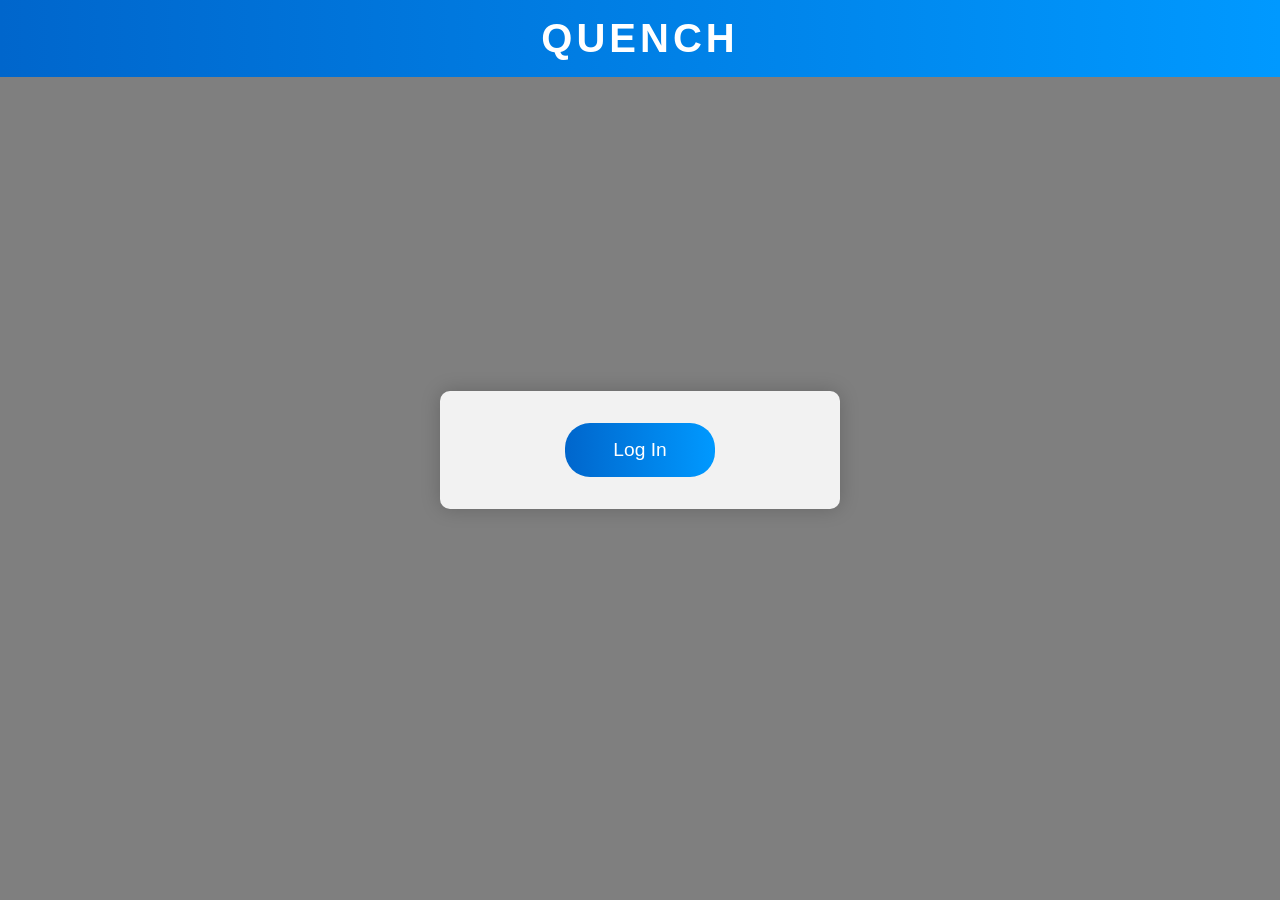
<file: Class/Class/HomeScreen.html>
<!DOCTYPE html>
<html lang="en">
<head>
    <meta charset="UTF-8">
    <meta name="viewport" content="width=device-width, initial-scale=1.0">
    <title>QUENCH - Hydration Tracker</title>
    <style>
        * {
            margin: 0;
            padding: 0;
            box-sizing: border-box;
        }

        body {
            height: 100vh;
            background: linear-gradient(rgba(0, 0, 0, 0.5), rgba(0, 0, 0, 0.5)),
                        url('https://images.unsplash.com/photo-1586500036706-41963de24d8b?q=80&w=2000') center/cover;
            font-family: 'Arial', sans-serif;
            display: flex;
            flex-direction: column;
            align-items: center;
            justify-content: center;
        }

        .header {
            position: fixed;
            top: 0;
            width: 100%;
            padding: 1rem;
            background: linear-gradient(to right, #0066cc, #0099ff);
            text-align: center;
        }

        .header h1 {
            color: white;
            font-size: 2.5rem;
            letter-spacing: 4px;
        }

        .login-container {
            background: rgba(255, 255, 255, 0.9);
            padding: 2rem;
            border-radius: 10px;
            box-shadow: 0 0 20px rgba(0, 0, 0, 0.2);
            text-align: center;
            max-width: 400px;
            width: 90%;
        }

        .login-btn {
            background: linear-gradient(to right, #0066cc, #0099ff);
            color: white;
            border: none;
            padding: 1rem 3rem;
            border-radius: 25px;
            font-size: 1.2rem;
            cursor: pointer;
            transition: transform 0.3s ease;
        }

        .login-btn:hover {
            transform: scale(1.05);
        }
    </style>
</head>
<body>
    <header class="header">
        <h1>QUENCH</h1>
    </header>
    <div class="login-container">
        <button class="login-btn" onclick="window.location.href='login.html'">Log In</button>
    </div>
</body>
</html>
</file>
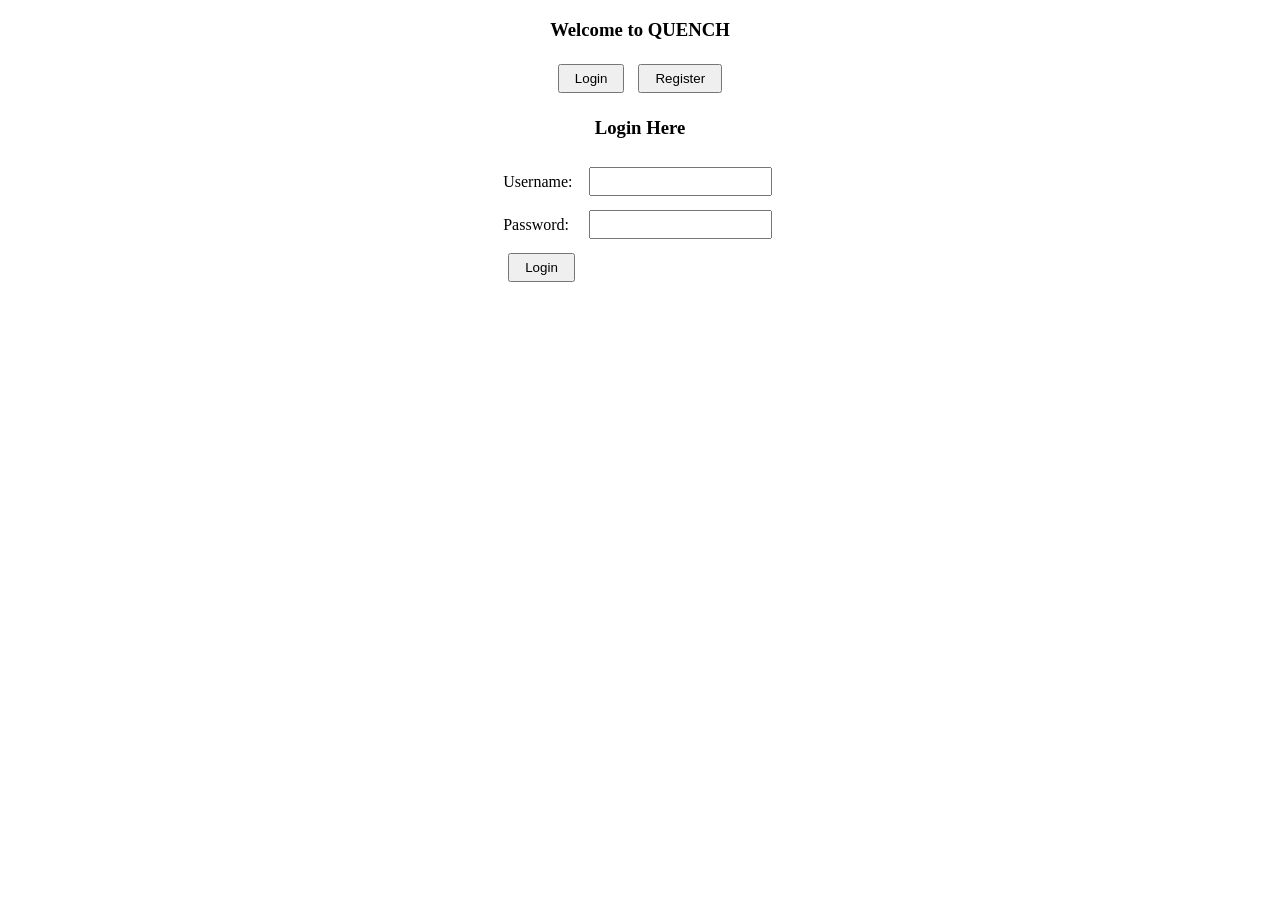
<file: Class/Class/login.html>
<!DOCTYPE html>
<html>
<head>
    <title>Login Form</title>
    <style>
        .login-container, .register-container { display: none; }
        .active { display: block; }
        table { margin: 20px; }
        input { padding: 5px; margin: 5px; }
        button { padding: 5px 15px; margin: 5px; }
    </style>
</head>
<body>
    <center>
        <h3>Welcome to QUENCH</h3>
        <button onclick="toggleForm('login')">Login</button>
        <button onclick="toggleForm('register')">Register</button>

        <div id="login" class="login-container active">
            <h3>Login Here</h3>
            <form id="loginForm">
                <table>
                    <tr>
                        <td>Username:</td>
                        <td><input type="text" name="user" id="loginUser"></td>
                    </tr>
                    <tr>
                        <td>Password:</td>
                        <td><input type="password" name="user_pass" id="loginPass"></td>
                    </tr>
                    <tr>
                        <td>
                            <button type="submit">Login</button>
                        </td>
                    </tr>
                </table>
            </form>
        </div>

        <div id="register" class="register-container">
            <h3>Create Account</h3>
            <form id="registerForm">
                <table>
                    <tr>
                        <td>Email:</td>
                        <td><input type="email" id="regEmail"></td>
                    </tr>
                    <tr>
                        <td>Username:</td>
                        <td><input type="text" id="regUser"></td>
                    </tr>
                    <tr>
                        <td>Password:</td>
                        <td><input type="password" id="regPass"></td>
                    </tr>
                    <tr>
                        <td>
                            <button type="submit">Register</button>
                        </td>
                    </tr>
                </table>
            </form>
        </div>
    </center>

    <script>
        // Initialize users array in localStorage if not exists
        if (!localStorage.getItem('users')) {
            localStorage.setItem('users', JSON.stringify([]));
        }

        function toggleForm(formType) {
            document.getElementById('login').classList.remove('active');
            document.getElementById('register').classList.remove('active');
            document.getElementById(formType).classList.add('active');
        }

        // Register new user
        document.getElementById('registerForm').addEventListener('submit', function(e) {
            e.preventDefault();
            const users = JSON.parse(localStorage.getItem('users'));
            const newUser = {
                email: document.getElementById('regEmail').value,
                username: document.getElementById('regUser').value,
                password: document.getElementById('regPass').value
            };
            users.push(newUser);
            localStorage.setItem('users', JSON.stringify(users));
            toggleForm('login');
        });

        // Login handler
        document.getElementById('loginForm').addEventListener('submit', function(e) {
            e.preventDefault();
            const users = JSON.parse(localStorage.getItem('users'));
            const username = document.getElementById('loginUser').value;
            const password = document.getElementById('loginPass').value;

            const user = users.find(u => u.username === username && u.password === password);
            if (user) {
                localStorage.setItem('currentUser', username);
                window.location.href = 'index.html';
            } else {
                alert('Invalid credentials');
            }
        });
    </script>
</body>
</file>
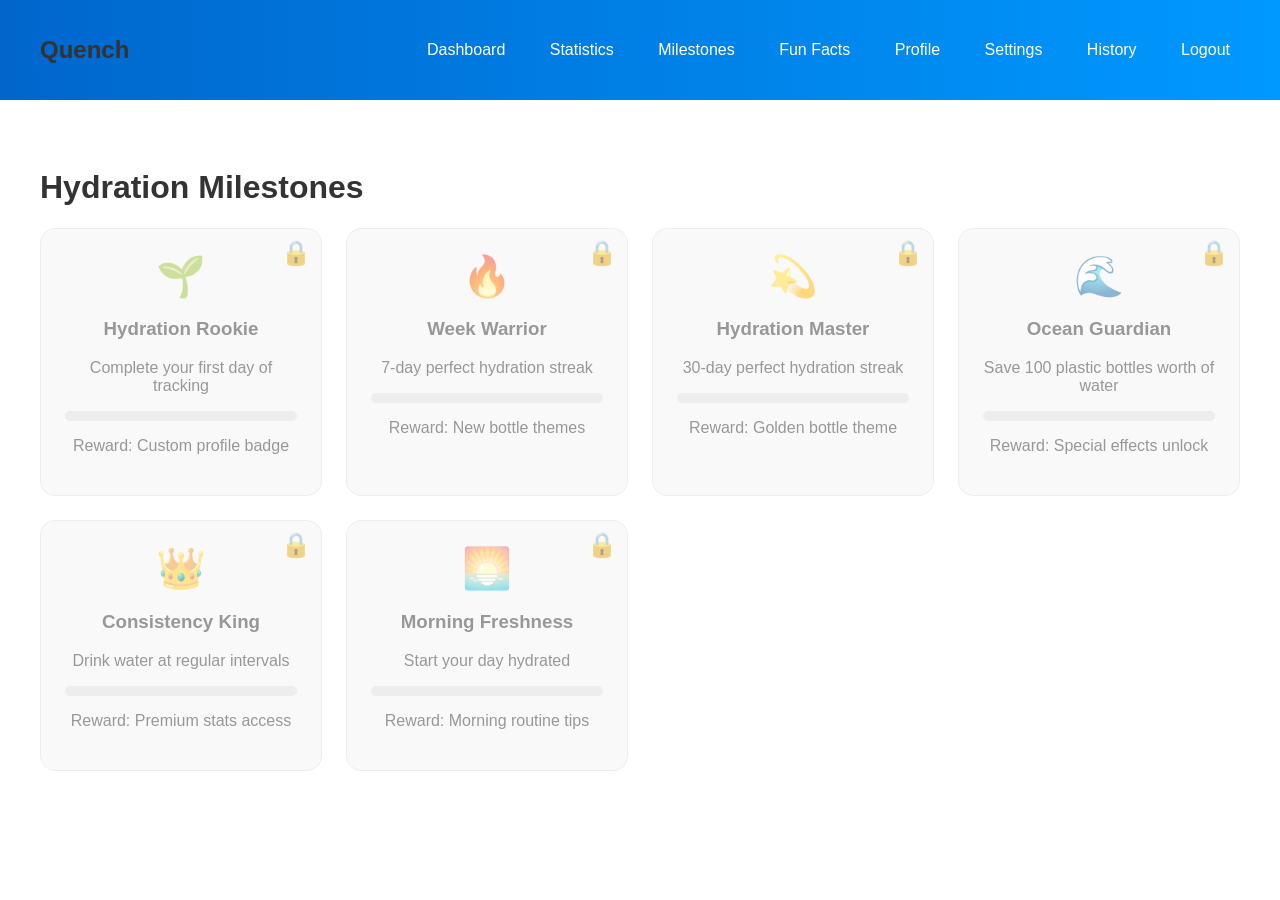
<file: Class/Class/milestone.html>
<!DOCTYPE html>
<html lang="en">
<head>
    <meta charset="UTF-8">
    <meta name="viewport" content="width=device-width, initial-scale=1.0">
    <title>Milestones - Quench</title>
    <link href="https://cdnjs.cloudflare.com/ajax/libs/font-awesome/6.0.0/css/all.min.css" rel="stylesheet">
    <style>
        /* Theme variables */
        :root {
            --bg-color: #ffffff;
            --text-color: #333333;
            --card-bg: #f5f5f5;
            --border-color: #dddddd;
            --highlight-color: #0099ff;
            --button-color: #0099ff;
            --button-text: #ffffff;
            --progress-bg: #dddddd;
        }
        
        .dark-mode {
            --bg-color: #1a1a1a;
            --text-color: #ffffff;
            --card-bg: #2d2d2d;
            --border-color: #444444;
            --highlight-color: #4da6ff;
            --button-color: #0077cc;
            --button-text: #ffffff;
            --progress-bg: #444444;
        }
        
        .high-contrast {
            --bg-color: #000000;
            --text-color: #ffffff;
            --card-bg: #000000;
            --border-color: #ffffff;
            --highlight-color: #ffff00;
            --button-color: #ffffff;
            --button-text: #000000;
            --progress-bg: #333333;
        }
        
        body {
            background-color: var(--bg-color);
            color: var(--text-color);
            font-family: Arial, sans-serif;
            margin: 0;
            transition: background-color 0.3s, color 0.3s;
        }

        nav {
            background: linear-gradient(to right, #0066cc, #0099ff);
            padding: 1rem;
        }
        
        .dark-mode nav, .high-contrast nav {
            background: #000000;
            border-bottom: 1px solid var(--border-color);
        }

        .nav-content {
            display: flex;
            justify-content: space-between;
            align-items: center;
            max-width: 1200px;
            margin: 0 auto;
        }

        .nav-links a {
            color: white;
            text-decoration: none;
            margin-left: 20px;
            padding: 5px 10px;
        }
        
        .high-contrast .nav-links a {
            color: var(--highlight-color);
            border: 1px solid var(--highlight-color);
            border-radius: 5px;
            margin-left: 10px;
        }
        
        .container { 
            max-width: 1200px; 
            margin: 2rem auto; 
            padding: 1rem; 
        }

        /* Milestone specific styles */
        .milestone-grid {
            display: grid;
            grid-template-columns: repeat(auto-fit, minmax(250px, 1fr));
            gap: 1.5rem;
        }
        
        .milestone-card {
            background-color: var(--card-bg);
            border-radius: 15px;
            padding: 1.5rem;
            text-align: center;
            position: relative;
            overflow: hidden;
            transition: transform 0.3s;
            border: 1px solid var(--border-color);
        }
        
        .high-contrast .milestone-card {
            border: 2px solid var(--border-color);
        }
        
        .milestone-card:hover {
            transform: translateY(-5px);
        }
        
        .milestone-icon {
            font-size: 2.5rem;
            color: var(--highlight-color);
            margin-bottom: 1rem;
        }
        
        .milestone-locked {
            opacity: 0.5;
        }
        
        .dark-mode .milestone-locked,
        .high-contrast .milestone-locked {
            opacity: 0.3;
        }
        
        .milestone-locked::after {
            content: '🔒';
            position: absolute;
            top: 10px;
            right: 10px;
            font-size: 1.5rem;
        }
        
        .progress-bar {
            background: var(--progress-bg);
            height: 10px;
            border-radius: 5px;
            margin: 1rem 0;
            overflow: hidden;
        }
        
        .progress-fill {
            background: var(--highlight-color);
            height: 100%;
            border-radius: 5px;
            transition: width 0.3s;
        }

        /* Logout confirmation */
        .logout-confirm {
            position: fixed;
            bottom: 20px;
            right: 20px;
            background: var(--card-bg);
            border: 1px solid var(--border-color);
            border-radius: 5px;
            padding: 1rem;
            display: none;
            box-shadow: 0 2px 10px rgba(0, 0, 0, 0.2);
            z-index: 100;
        }

        .logout-confirm p {
            margin-top: 0;
        }

        .logout-confirm .buttons {
            display: flex;
            gap: 0.5rem;
            justify-content: flex-end;
            margin-top: 1rem;
        }

        .logout-confirm button {
            padding: 0.5rem 1rem;
            border-radius: 5px;
            cursor: pointer;
        }

        .logout-confirm .confirm {
            background: #ff4444;
            color: white;
            border: none;
        }

        .logout-confirm .cancel {
            background: var(--bg-color);
            color: var(--text-color);
            border: 1px solid var(--border-color);
        }

        .high-contrast .logout-confirm .confirm {
            background: var(--highlight-color);
            color: #000000;
            border: 2px solid #ffffff;
        }
    </style>
</head>
<body>
    <nav>
        <div class="nav-content">
            <h1>Quench</h1>
            <div class="nav-links">
                <a href="index.html">Dashboard</a>
                <a href="statistics.html">Statistics</a>
                <a href="milestone.html" class="active">Milestones</a>
                <a href="facts.html">Fun Facts</a>
                <a href="profile.html">Profile</a>
                <a href="settings.html">Settings</a>
                <a href="history.html">History</a>
                <a href="#" id="logout-btn">Logout</a>
            </div>
        </div>
    </nav>

    <!-- Milestones Page Content -->
    <div class="container" id="milestones-page">
        <h1>Hydration Milestones</h1>
        <div class="milestone-grid" id="milestone-grid">
            <!-- Milestones will be loaded dynamically -->
        </div>
    </div>

    <!-- Logout confirmation -->
    <div class="logout-confirm" id="logout-confirm">
        <p>Are you sure you want to logout?</p>
        <div class="buttons">
            <button class="cancel" id="cancel-logout">Cancel</button>
            <button class="confirm" id="confirm-logout">Logout</button>
        </div>
    </div>

    <script>
        // Define milestones data
        const milestones = [
            {
                id: 'rookie',
                name: 'Hydration Rookie',
                icon: '🌱',
                description: 'Complete your first day of tracking',
                requirement: 'Track at least 1000ml in a single day',
                reward: 'Custom profile badge',
                progress: 0
            },
            {
                id: 'warrior',
                name: 'Week Warrior',
                icon: '🔥',
                description: '7-day perfect hydration streak',
                requirement: 'Meet your daily goal for 7 consecutive days',
                reward: 'New bottle themes',
                progress: 0
            },
            {
                id: 'master',
                name: 'Hydration Master',
                icon: '💫',
                description: '30-day perfect hydration streak',
                requirement: 'Meet your daily goal for 30 consecutive days',
                reward: 'Golden bottle theme',
                progress: 0
            },
            {
                id: 'ocean',
                name: 'Ocean Guardian',
                icon: '🌊',
                description: 'Save 100 plastic bottles worth of water',
                requirement: 'Track at least 50 liters of water (approx. 100 bottles)',
                reward: 'Special effects unlock',
                progress: 0
            },
            {
                id: 'consistency',
                name: 'Consistency King',
                icon: '👑',
                description: 'Drink water at regular intervals',
                requirement: 'Log water at least 5 times a day for 10 days',
                reward: 'Premium stats access',
                progress: 0
            },
            {
                id: 'morning',
                name: 'Morning Freshness',
                icon: '🌅',
                description: 'Start your day hydrated',
                requirement: 'Log water within 30 minutes of waking up for 15 days',
                reward: 'Morning routine tips',
                progress: 0
            }
        ];

        document.addEventListener('DOMContentLoaded', function() {
            // Apply theme settings
            const darkMode = localStorage.getItem('darkMode') === 'true';
            const highContrast = localStorage.getItem('highContrast') === 'true';
            
            if (highContrast) {
                document.body.classList.add('high-contrast');
            } else if (darkMode) {
                document.body.classList.add('dark-mode');
            }

            // Load milestone progress
            loadMilestones();
            
            // Logout confirmation
            document.getElementById('logout-btn').addEventListener('click', (e) => {
                e.preventDefault();
                document.getElementById('logout-confirm').style.display = 'block';
            });
            
            document.getElementById('cancel-logout').addEventListener('click', () => {
                document.getElementById('logout-confirm').style.display = 'none';
            });
            
            document.getElementById('confirm-logout').addEventListener('click', () => {
                window.location.href = 'HomeScreen.html';
            });
        });

        function loadMilestones() {
            const history = JSON.parse(localStorage.getItem('waterHistory') || '[]');
            const goal = parseInt(localStorage.getItem('waterGoal')) || 2000;
            
            if (history.length === 0) {
                displayMilestones(milestones);
                return;
            }
            
            // Calculate milestone progress
            updateMilestoneProgress(history, goal);
        }

        function updateMilestoneProgress(history, goal) {
            const updatedMilestones = [...milestones];
            
            // Group history by day
            const dailyTotals = {};
            history.forEach(entry => {
                const date = new Date(entry.timestamp).toDateString();
                dailyTotals[date] = (dailyTotals[date] || 0) + entry.amount;
            });
            
            // Sort dates chronologically
            const sortedDates = Object.keys(dailyTotals).sort((a, b) => new Date(a) - new Date(b));
            
            // Calculate total intake
            const totalIntake = Object.values(dailyTotals).reduce((sum, total) => sum + total, 0);
            
            // Check for Rookie milestone (1000ml in a day)
            const hasAnyDayOver1000 = Object.values(dailyTotals).some(total => total >= 1000);
            const maxDailyIntake = Math.max(...Object.values(dailyTotals), 0);
            updatedMilestones[0].progress = hasAnyDayOver1000 ? 100 : Math.min(100, Math.round((maxDailyIntake / 1000) * 100));
            
            // Calculate streaks for Week Warrior and Hydration Master
            let currentStreak = 0;
            let longestStreak = 0;
            let tempStreak = 0;
            
            // Process streak calculation more accurately
            for (let i = 0; i < sortedDates.length; i++) {
                const dateStr = sortedDates[i];
                const currDate = new Date(dateStr);
                const dailyAmount = dailyTotals[dateStr];
                
                if (dailyAmount >= goal) {
                    // First date or checking for consecutive days
                    if (tempStreak === 0 || i === 0) {
                        tempStreak = 1;
                    } else {
                        const prevDate = new Date(sortedDates[i-1]);
                        const dayDiff = Math.round((currDate - prevDate) / (1000 * 60 * 60 * 24));
                        
                        if (dayDiff === 1) {
                            // Consecutive day
                            tempStreak++;
                        } else {
                            // Not consecutive, reset streak
                            tempStreak = 1;
                        }
                    }
                    
                    // Update longest streak whenever we have a new highest
                    longestStreak = Math.max(longestStreak, tempStreak);
                } else {
                    tempStreak = 0;
                }
            }
            
            // Check if we're currently on a streak by looking at the last date
            if (sortedDates.length > 0) {
                const lastDate = new Date(sortedDates[sortedDates.length - 1]);
                const today = new Date();
                const dayDiff = Math.floor((today - lastDate) / (1000 * 60 * 60 * 24));
                
                if (dayDiff <= 1 && dailyTotals[sortedDates[sortedDates.length - 1]] >= goal) {
                    currentStreak = tempStreak;
                } else {
                    currentStreak = 0;
                }
            }
            
            // Update Week Warrior progress (7-day streak)
            updatedMilestones[1].progress = Math.min(100, Math.round((longestStreak / 7) * 100));
            
            // Update Hydration Master progress (30-day streak)
            updatedMilestones[2].progress = Math.min(100, Math.round((longestStreak / 30) * 100));
            
            // Update Ocean Guardian progress (50 liters = 50,000 ml)
            updatedMilestones[3].progress = Math.min(100, Math.round((totalIntake / 50000) * 100));
            
            // Calculate consistency (5 entries/day)
            const entriesPerDay = {};
            history.forEach(entry => {
                const date = new Date(entry.timestamp).toDateString();
                entriesPerDay[date] = (entriesPerDay[date] || 0) + 1;
            });
            
            const consistentDays = Object.values(entriesPerDay).filter(count => count >= 5).length;
            updatedMilestones[4].progress = Math.min(100, Math.round((consistentDays / 10) * 100));
            
            // Check for early morning entries (before 8 AM)
            const earlyMorningDays = new Set();
            history.forEach(entry => {
                const entryDate = new Date(entry.timestamp);
                const date = entryDate.toDateString();
                if (entryDate.getHours() < 8) {
                    earlyMorningDays.add(date);
                }
            });
            
            updatedMilestones[5].progress = Math.min(100, Math.round((earlyMorningDays.size / 15) * 100));
            
            // Also create an object to store unlocked milestones in localStorage for profile page
            const unlockedMilestones = [];
            updatedMilestones.forEach(milestone => {
                if (milestone.progress >= 100) {
                    unlockedMilestones.push(milestone.id);
                }
            });
            
            // Save unlocked milestones to localStorage
            localStorage.setItem('unlockedMilestones', JSON.stringify(unlockedMilestones));
            
            // Display updated milestones
            displayMilestones(updatedMilestones);
        }

        function displayMilestones(milestones) {
            const container = document.getElementById('milestone-grid');
            container.innerHTML = '';
            
            milestones.forEach(milestone => {
                const isLocked = milestone.progress < 100;
                const card = document.createElement('div');
                card.className = `milestone-card ${isLocked ? 'milestone-locked' : ''}`;
                
                card.innerHTML = `
                    <div class="milestone-icon">${milestone.icon}</div>
                    <h3>${milestone.name}</h3>
                    <p>${milestone.description}</p>
                    <div class="progress-bar">
                        <div class="progress-fill" style="width: ${milestone.progress}%"></div>
                    </div>
                    <p>Reward: ${milestone.reward}</p>
                `;
                
                container.appendChild(card);
            });
        }
    </script>
</body>
</html>
</file>
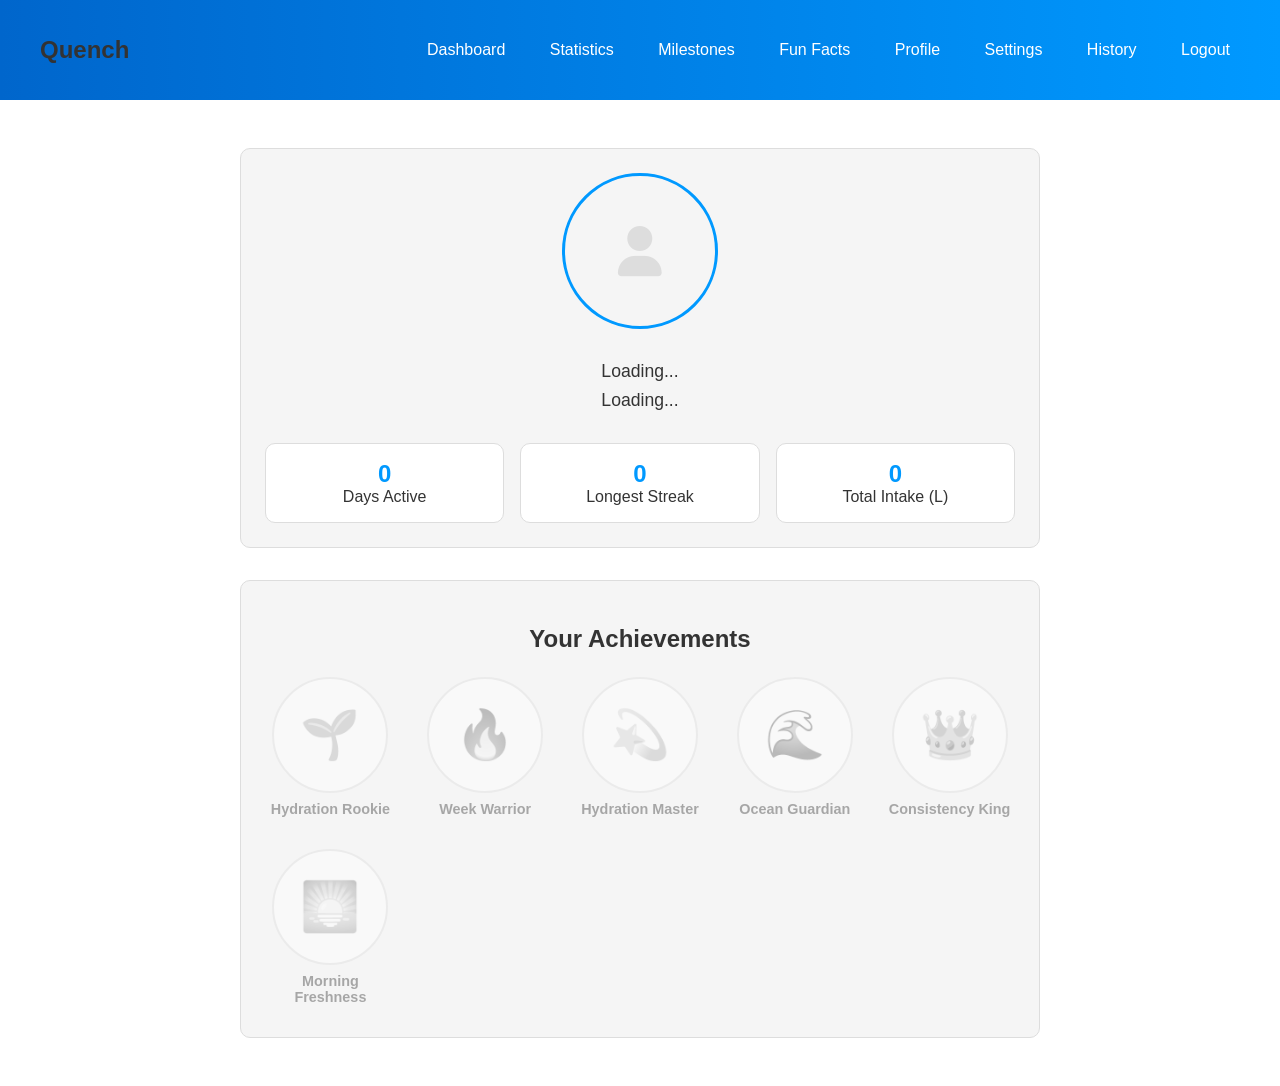
<file: Class/Class/profile.html>
<!DOCTYPE html>
<html lang="en">
<head>
    <meta charset="UTF-8">
    <meta name="viewport" content="width=device-width, initial-scale=1.0">
    <title>Profile - Quench</title>
    <link href="https://cdnjs.cloudflare.com/ajax/libs/font-awesome/6.0.0/css/all.min.css" rel="stylesheet">
    <style>
        /* Theme variables */
        :root {
            --bg-color: #ffffff;
            --text-color: #333333;
            --card-bg: #f5f5f5;
            --border-color: #dddddd;
            --highlight-color: #0099ff;
            --button-color: #0099ff;
            --button-text: #ffffff;
        }
        
        .dark-mode {
            --bg-color: #1a1a1a;
            --text-color: #ffffff;
            --card-bg: #2d2d2d;
            --border-color: #444444;
            --highlight-color: #4da6ff;
            --button-color: #0077cc;
            --button-text: #ffffff;
        }
        
        .high-contrast {
            --bg-color: #000000;
            --text-color: #ffffff;
            --card-bg: #000000;
            --border-color: #ffffff;
            --highlight-color: #ffff00;
            --button-color: #ffffff;
            --button-text: #000000;
        }
        
        body {
            margin: 0;
            font-family: Arial, sans-serif;
            background-color: var(--bg-color);
            color: var(--text-color);
            transition: background-color 0.3s, color 0.3s;
        }

        nav {
            background: linear-gradient(to right, #0066cc, #0099ff);
            padding: 1rem;
        }

        .dark-mode nav, .high-contrast nav {
            background: #000000;
            border-bottom: 1px solid var(--border-color);
        }

        .nav-content {
            display: flex;
            justify-content: space-between;
            align-items: center;
            max-width: 1200px;
            margin: 0 auto;
        }

        .nav-links a, .nav-links button {
            color: white;
            text-decoration: none;
            margin-left: 20px;
            padding: 5px 10px;
        }

        .high-contrast .nav-links a {
            color: var(--highlight-color);
            border: 1px solid var(--highlight-color);
            border-radius: 5px;
            margin-left: 10px;
        }

        .profile-container {
            max-width: 800px;
            margin: 2rem auto;
            padding: 1rem;
            display: grid;
            grid-template-columns: 1fr;
            gap: 2rem;
        }

        .profile-card, .milestone-card {
            background-color: var(--card-bg);
            border-radius: 10px;
            padding: 1.5rem;
            text-align: center;
            border: 1px solid var(--border-color);
        }

        .high-contrast .profile-card, 
        .high-contrast .milestone-card {
            border: 2px solid var(--border-color);
        }

        .profile-picture {
            width: 150px;
            height: 150px;
            border-radius: 50%;
            background-color: var(--card-bg);
            margin: 0 auto 1rem;
            display: flex;
            align-items: center;
            justify-content: center;
            cursor: pointer;
            overflow: hidden;
            border: 3px solid var(--highlight-color);
        }

        .profile-picture img {
            width: 100%;
            height: 100%;
            object-fit: cover;
        }

        .profile-picture i {
            font-size: 50px;
            color: var(--border-color);
        }

        .profile-info {
            margin-top: 2rem;
        }

        .profile-info p {
            margin: 0.5rem 0;
            font-size: 1.1rem;
        }

        #fileInput {
            display: none;
        }

        /* Milestone badges styles */
        .milestone-badges {
            display: grid;
            grid-template-columns: repeat(auto-fill, minmax(120px, 1fr));
            gap: 1.5rem;
            margin-top: 1.5rem;
        }

        .badge {
            position: relative;
            text-align: center;
            transition: transform 0.3s;
        }

        .badge:hover {
            transform: scale(1.1);
        }

        .badge-icon {
            font-size: 3rem;
            margin-bottom: 0.5rem;
            padding: 1rem;
            border-radius: 50%;
            width: 80px;
            height: 80px;
            display: flex;
            align-items: center;
            justify-content: center;
            margin: 0 auto 0.5rem;
            background: var(--bg-color);
            border: 2px solid var(--highlight-color);
            color: var(--highlight-color);
        }

        .badge-locked {
            opacity: 0.4;
            filter: grayscale(100%);
        }

        .badge-locked .badge-icon {
            border-color: var(--border-color);
            color: var(--border-color);
        }

        .badge h4 {
            font-size: 0.9rem;
            margin: 0.5rem 0;
        }

        .badge-tooltip {
            position: absolute;
            bottom: 100%;
            left: 50%;
            transform: translateX(-50%);
            background: var(--card-bg);
            border: 1px solid var(--border-color);
            padding: 0.5rem;
            border-radius: 5px;
            width: 200px;
            display: none;
            z-index: 10;
            box-shadow: 0 2px 10px rgba(0,0,0,0.1);
            text-align: left;
            font-size: 0.85rem;
        }

        .badge:hover .badge-tooltip {
            display: block;
        }

        .high-contrast .badge-tooltip {
            border: 2px solid var(--border-color);
        }

        /* Stats summary */
        .stats-summary {
            display: grid;
            grid-template-columns: repeat(3, 1fr);
            gap: 1rem;
            margin-top: 2rem;
            text-align: center;
        }

        .stat-item {
            padding: 1rem;
            background: var(--bg-color);
            border-radius: 10px;
            border: 1px solid var(--border-color);
        }

        .high-contrast .stat-item {
            border: 2px solid var(--border-color);
        }

        .stat-item .value {
            font-size: 1.5rem;
            font-weight: bold;
            color: var(--highlight-color);
        }

        /* Logout confirmation */
        .logout-confirm {
            position: fixed;
            bottom: 20px;
            right: 20px;
            background: var(--card-bg);
            border: 1px solid var(--border-color);
            border-radius: 5px;
            padding: 1rem;
            display: none;
            box-shadow: 0 2px 10px rgba(0, 0, 0, 0.2);
            z-index: 100;
        }

        .logout-confirm p {
            margin-top: 0;
        }

        .logout-confirm .buttons {
            display: flex;
            gap: 0.5rem;
            justify-content: flex-end;
            margin-top: 1rem;
        }

        .logout-confirm button {
            padding: 0.5rem 1rem;
            border-radius: 5px;
            cursor: pointer;
        }

        .logout-confirm .confirm {
            background: #ff4444;
            color: white;
            border: none;
        }

        .logout-confirm .cancel {
            background: var(--bg-color);
            color: var(--text-color);
            border: 1px solid var(--border-color);
        }

        .high-contrast .logout-confirm .confirm {
            background: var(--highlight-color);
            color: #000000;
            border: 2px solid #ffffff;
        }
    </style>
</head>
<body>
    <nav>
        <div class="nav-content">
            <h1>Quench</h1>
            <div class="nav-links">
                <a href="index.html">Dashboard</a>
                <a href="statistics.html">Statistics</a>
                <a href="milestone.html">Milestones</a>
                <a href="facts.html">Fun Facts</a>
                <a href="profile.html" class="active">Profile</a>
                <a href="settings.html">Settings</a>
                <a href="history.html">History</a>
                <a href="#" id="logout-btn">Logout</a>
            </div>
        </div>
    </nav>

    <div class="profile-container">
        <div class="profile-card">
            <input type="file" id="fileInput" accept="image/*">
            <div class="profile-picture" onclick="document.getElementById('fileInput').click()">
                <i class="fas fa-user"></i>
            </div>
            <div class="profile-info">
                <p id="username">Loading...</p>
                <p id="email">Loading...</p>
            </div>

            <div class="stats-summary">
                <div class="stat-item">
                    <div class="value" id="totalDays">0</div>
                    <div class="label">Days Active</div>
                </div>
                <div class="stat-item">
                    <div class="value" id="longestStreak">0</div>
                    <div class="label">Longest Streak</div>
                </div>
                <div class="stat-item">
                    <div class="value" id="totalIntake">0</div>
                    <div class="label">Total Intake (L)</div>
                </div>
            </div>
        </div>

        <div class="milestone-card">
            <h2>Your Achievements</h2>
            <div class="milestone-badges" id="milestone-badges">
                <!-- Badges will be loaded dynamically -->
            </div>
        </div>
    </div>

    <!-- Logout confirmation -->
    <div class="logout-confirm" id="logout-confirm">
        <p>Are you sure you want to logout?</p>
        <div class="buttons">
            <button class="cancel" id="cancel-logout">Cancel</button>
            <button class="confirm" id="confirm-logout">Logout</button>
        </div>
    </div>

    <script>
        // Define milestones
        const milestones = [
            {
                id: 'rookie',
                name: 'Hydration Rookie',
                icon: '🌱',
                description: 'Complete your first day of tracking',
                requirement: 'Track at least 1000ml in a single day',
                reward: 'Custom profile badge'
            },
            {
                id: 'warrior',
                name: 'Week Warrior',
                icon: '🔥',
                description: '7-day perfect hydration streak',
                requirement: 'Meet your daily goal for 7 consecutive days',
                reward: 'New bottle themes'
            },
            {
                id: 'master',
                name: 'Hydration Master',
                icon: '💫',
                description: '30-day perfect hydration streak',
                requirement: 'Meet your daily goal for 30 consecutive days',
                reward: 'Golden bottle theme'
            },
            {
                id: 'ocean',
                name: 'Ocean Guardian',
                icon: '🌊',
                description: 'Save 100 plastic bottles worth of water',
                requirement: 'Track at least 50 liters of water (approx. 100 bottles)',
                reward: 'Special effects unlock'
            },
            {
                id: 'consistency',
                name: 'Consistency King',
                icon: '👑',
                description: 'Drink water at regular intervals',
                requirement: 'Log water at least 5 times a day for 10 days',
                reward: 'Premium stats access'
            },
            {
                id: 'morning',
                name: 'Morning Freshness',
                icon: '🌅',
                description: 'Start your day hydrated',
                requirement: 'Log water within 30 minutes of waking up for 15 days',
                reward: 'Morning routine tips'
            }
        ];

        document.addEventListener('DOMContentLoaded', function() {
            // Apply theme settings
            const darkMode = localStorage.getItem('darkMode') === 'true';
            const highContrast = localStorage.getItem('highContrast') === 'true';
            
            if (highContrast) {
                document.body.classList.add('high-contrast');
            } else if (darkMode) {
                document.body.classList.add('dark-mode');
            }

            // Load user data
            loadUserData();
            
            // Load milestones
            loadMilestones();
            
            // Load profile statistics
            calculateStats();
        });

        // Load user data
        function loadUserData() {
            const users = JSON.parse(localStorage.getItem('users') || '[]');
            const currentUser = localStorage.getItem('currentUser');
            const user = users.find(u => u.username === currentUser);
            
            if (user) {
                document.getElementById('username').textContent = `Username: ${user.username}`;
                document.getElementById('email').textContent = `Email: ${user.email}`;
            }
        }

        // Load milestones/badges
        function loadMilestones() {
            const badgesContainer = document.getElementById('milestone-badges');
            const unlockedMilestones = getUnlockedMilestones();
            
            milestones.forEach(milestone => {
                const isUnlocked = unlockedMilestones.includes(milestone.id);
                const badgeElement = document.createElement('div');
                badgeElement.className = `badge ${isUnlocked ? '' : 'badge-locked'}`;
                
                badgeElement.innerHTML = `
                    <div class="badge-icon">${milestone.icon}</div>
                    <h4>${milestone.name}</h4>
                    <div class="badge-tooltip">
                        <strong>${milestone.description}</strong>
                        <p>Requirement: ${milestone.requirement}</p>
                        <p>Reward: ${milestone.reward}</p>
                    </div>
                `;
                
                badgesContainer.appendChild(badgeElement);
            });
        }
        
        // Get unlocked milestones based on user history
        function getUnlockedMilestones() {
            const history = JSON.parse(localStorage.getItem('waterHistory') || '[]');
            const unlockedMilestones = [];
            const goal = parseInt(localStorage.getItem('waterGoal')) || 2000;
            
            if (history.length === 0) {
                return unlockedMilestones;
            }
            
            // Group history by day
            const dailyTotals = {};
            history.forEach(entry => {
                const date = new Date(entry.timestamp).toDateString();
                dailyTotals[date] = (dailyTotals[date] || 0) + entry.amount;
            });
            
            // Check if any day has at least 1000ml (Rookie milestone)
            if (Object.values(dailyTotals).some(total => total >= 1000)) {
                unlockedMilestones.push('rookie');
            }
            
            // Check for streaks
            let currentStreak = 0;
            let longestStreak = 0;
            let dates = Object.keys(dailyTotals).sort((a, b) => new Date(a) - new Date(b));
            
            for (let i = 0; i < dates.length; i++) {
                if (dailyTotals[dates[i]] >= goal) {
                    currentStreak++;
                    
                    // Check if dates are consecutive
                    if (i > 0) {
                        const prevDate = new Date(dates[i-1]);
                        const currDate = new Date(dates[i]);
                        const dayDiff = (currDate - prevDate) / (1000 * 3600 * 24);
                        
                        if (dayDiff > 1) {
                            currentStreak = 1; // Reset streak if days are not consecutive
                        }
                    }
                    
                    longestStreak = Math.max(longestStreak, currentStreak);
                } else {
                    currentStreak = 0;
                }
            }
            
            // Week Warrior (7-day streak)
            if (longestStreak >= 7) {
                unlockedMilestones.push('warrior');
            }
            
            // Hydration Master (30-day streak)
            if (longestStreak >= 30) {
                unlockedMilestones.push('master');
            }
            
            // Ocean Guardian (50 liters)
            const totalIntake = Object.values(dailyTotals).reduce((sum, total) => sum + total, 0);
            if (totalIntake >= 50000) { // 50 liters = 50,000 ml
                unlockedMilestones.push('ocean');
            }
            
            // Check for consistency (5 entries/day for 10 days)
            const entriesPerDay = {};
            history.forEach(entry => {
                const date = new Date(entry.timestamp).toDateString();
                entriesPerDay[date] = (entriesPerDay[date] || 0) + 1;
            });
            
            const consistentDays = Object.values(entriesPerDay).filter(count => count >= 5).length;
            if (consistentDays >= 10) {
                unlockedMilestones.push('consistency');
            }
            
            // Morning Freshness (first entry before 8 AM for 15 days)
            const earlyMorningDays = new Set();
            history.forEach(entry => {
                const entryDate = new Date(entry.timestamp);
                const date = entryDate.toDateString();
                if (entryDate.getHours() < 8) {
                    earlyMorningDays.add(date);
                }
            });
            
            if (earlyMorningDays.size >= 15) {
                unlockedMilestones.push('morning');
            }
            
            return unlockedMilestones;
        }
        
        // Calculate and update profile statistics
        function calculateStats() {
            const history = JSON.parse(localStorage.getItem('waterHistory') || '[]');
            const goal = parseInt(localStorage.getItem('waterGoal')) || 2000;
            
            if (history.length === 0) {
                return;
            }
            
            // Group history by day
            const dailyTotals = {};
            history.forEach(entry => {
                const date = new Date(entry.timestamp).toDateString();
                dailyTotals[date] = (dailyTotals[date] || 0) + entry.amount;
            });
            
            // Calculate days active
            const totalDays = Object.keys(dailyTotals).length;
            document.getElementById('totalDays').textContent = totalDays;
            
            // Calculate longest streak
            let currentStreak = 0;
            let longestStreak = 0;
            let dates = Object.keys(dailyTotals).sort((a, b) => new Date(a) - new Date(b));
            
            for (let i = 0; i < dates.length; i++) {
                if (dailyTotals[dates[i]] >= goal) {
                    currentStreak++;
                    
                    // Check if dates are consecutive
                    if (i > 0) {
                        const prevDate = new Date(dates[i-1]);
                        const currDate = new Date(dates[i]);
                        const dayDiff = (currDate - prevDate) / (1000 * 3600 * 24);
                        
                        if (dayDiff > 1) {
                            currentStreak = 1; // Reset streak if days are not consecutive
                        }
                    }
                    
                    longestStreak = Math.max(longestStreak, currentStreak);
                } else {
                    currentStreak = 0;
                }
            }
            
            document.getElementById('longestStreak').textContent = longestStreak;
            
            // Calculate total intake in liters
            const totalIntake = Object.values(dailyTotals).reduce((sum, total) => sum + total, 0);
            document.getElementById('totalIntake').textContent = (totalIntake / 1000).toFixed(1);
        }

        // Handle profile picture
        document.getElementById('fileInput').addEventListener('change', function(e) {
            const file = e.target.files[0];
            if (file) {
                const reader = new FileReader();
                reader.onload = function(e) {
                    const profilePic = document.querySelector('.profile-picture');
                    profilePic.innerHTML = `<img src="${e.target.result}" alt="Profile Picture">`;
                    localStorage.setItem('profilePicture', e.target.result);
                };
                reader.readAsDataURL(file);
            }
        });

        // Load saved profile picture
        const savedPicture = localStorage.getItem('profilePicture');
        if (savedPicture) {
            const profilePic = document.querySelector('.profile-picture');
            profilePic.innerHTML = `<img src="${savedPicture}" alt="Profile Picture">`;
        }

        // Logout confirmation
        document.getElementById('logout-btn').addEventListener('click', (e) => {
            e.preventDefault();
            document.getElementById('logout-confirm').style.display = 'block';
        });
        
        document.getElementById('cancel-logout').addEventListener('click', () => {
            document.getElementById('logout-confirm').style.display = 'none';
        });
        
        document.getElementById('confirm-logout').addEventListener('click', () => {
            window.location.href = 'HomeScreen.html';
        });
    </script>
</body>
</html>
</file>
<file: styles.css>
body {
    background: linear-gradient(to bottom, #A1DFF5, #4CAF50);
    color: #333;
}

button {
    background-color: #111111;
    color: white;
    border: none;
    padding: 10px 20px;
    font-size: 16px;
    border-radius: 8px;
    cursor: pointer;
    transition: background-color 0.3s ease;
    transform: scale(1.05);
}

button:hover {
    background-color: #45a049;
    transform: scale(1.05);
}
input {
    padding: 5px;
}
</file>
<file: StylesForHistory.css>
body{
    font-family: 'Gill Sans', 'Gill Sans MT', Calibri, 'Trebuchet MS', sans-serif;
    text-align: center;
    margin: 20px;
    background-color: #4FC3F7;

}
h1{
    Color: Black;
}
</file>
<file: login.css>
button {
    padding: 10px 20px;
    font-size: 16px;
    background-color: #00e408;
    color: white;
    border: none;
    border-radius: 5px;
    cursor: pointer;
}

button:hover {
    background-color: #45a049;
}
body {
    background-color: #f0f8ff;
}
</file>
